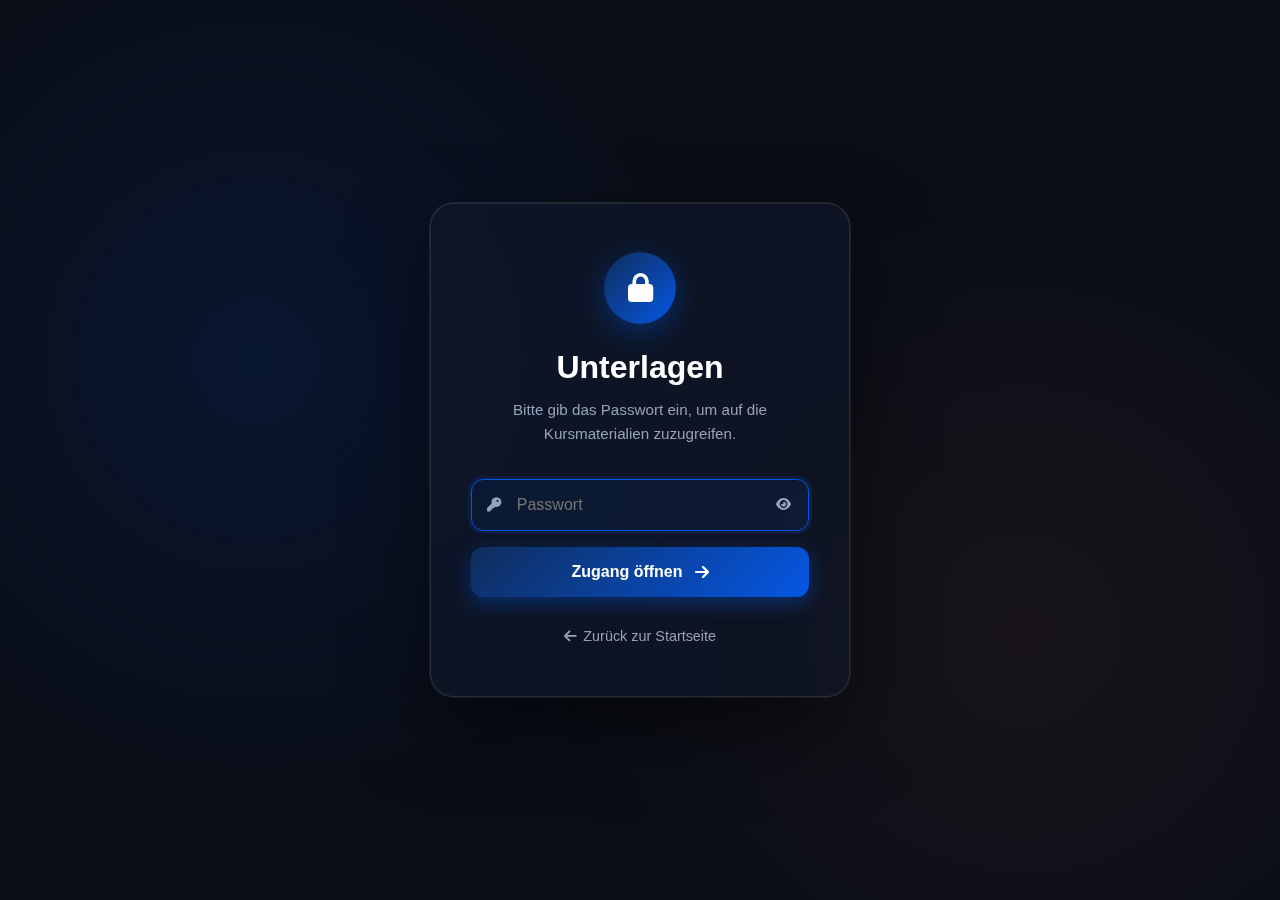
<file: docs/index.html>
<!DOCTYPE html>
<html lang="de">

<head>
    <meta charset="UTF-8">
    <meta name="viewport" content="width=device-width, initial-scale=1.0">
    <title>LML-MED | Unterlagen</title>
    <meta name="robots" content="noindex, nofollow">
    <!-- Block search engines from indexing this private page -->
    <meta http-equiv="Content-Security-Policy"
        content="default-src 'self'; style-src 'self' https://fonts.googleapis.com https://cdnjs.cloudflare.com 'unsafe-inline'; font-src 'self' https://fonts.gstatic.com https://cdnjs.cloudflare.com; script-src 'self' 'unsafe-inline'; img-src 'self' data:; frame-ancestors 'none';">
    <meta name="referrer" content="no-referrer">
    <link rel="preconnect" href="https://fonts.googleapis.com">
    <link rel="preconnect" href="https://fonts.gstatic.com" crossorigin>
    <link
        href="https://fonts.googleapis.com/css2?family=Outfit:wght@300;400;600;800&family=Inter:wght@300;400;500;700&display=swap"
        rel="stylesheet">
    <link rel="stylesheet" href="https://cdnjs.cloudflare.com/ajax/libs/font-awesome/6.4.0/css/all.min.css">
    <link rel="stylesheet" href="docs.css">
</head>

<body>
    <div class="mesh-background"></div>

    <!-- ===== LOGIN SCREEN ===== -->
    <div id="login-screen" class="login-screen">
        <div class="login-card glass-panel">
            <div class="login-logo">
                <i class="fa-solid fa-lock"></i>
            </div>
            <h1>Unterlagen</h1>
            <p class="login-subtitle">Bitte gib das Passwort ein, um auf die Kursmaterialien zuzugreifen.</p>
            <form id="login-form" autocomplete="off">
                <div class="input-group">
                    <i class="fa-solid fa-key input-icon"></i>
                    <input type="password" id="password-input" placeholder="Passwort" autocomplete="new-password"
                        autofocus>
                    <button type="button" id="toggle-pw" tabindex="-1" aria-label="Passwort anzeigen">
                        <i class="fa-solid fa-eye"></i>
                    </button>
                </div>
                <div id="login-error" class="login-error hidden">
                    <i class="fa-solid fa-triangle-exclamation"></i> Falsches Passwort
                </div>
                <button type="submit" class="btn-login" id="login-btn">
                    <span>Zugang öffnen</span>
                    <i class="fa-solid fa-arrow-right"></i>
                </button>
            </form>
            <a href="../index.html" class="back-link"><i class="fa-solid fa-arrow-left"></i> Zurück zur Startseite</a>
        </div>
    </div>

    <!-- ===== DOCS SCREEN (hidden until login) ===== -->
    <div id="docs-screen" class="docs-screen hidden">

        <!-- Navbar -->
        <nav class="docs-navbar">
            <a href="../index.html" class="docs-logo">
                <i class="fa-solid fa-arrow-left"></i>
                <span>LML-MED</span>
            </a>
            <h2 class="docs-nav-title"><i class="fa-solid fa-folder-open"></i> Kursunterlagen</h2>
            <button id="logout-btn" class="btn-logout" title="Abmelden">
                <i class="fa-solid fa-right-from-bracket"></i> Abmelden
            </button>
        </nav>

        <!-- Content -->
        <main class="docs-main">
            <header class="docs-header">
                <h1>Kursformat-Unterlagen</h1>
                <p>Wähle ein Kursformat, um die zugehörigen Materialien zu öffnen.</p>
            </header>

            <div class="tile-grid">
                <!-- Tile 1: FLRS -->
                <a href="flrs.html" class="tile" id="tile-flrs">
                    <div class="tile-icon">
                        <i class="fa-solid fa-truck-medical"></i>
                    </div>
                    <div class="tile-body">
                        <h2>Fachlehrgang für angehende Rettungssanitäter</h2>
                        <p>Alle Unterlagen zum FLRS – strukturiert nach Unterrichtstagen.</p>
                    </div>
                    <div class="tile-arrow"><i class="fa-solid fa-arrow-right"></i></div>
                    <div class="tile-glow"></div>
                </a>

                <!-- Tile 2: ERC ALS -->
                <a href="erc-als.html" class="tile" id="tile-erc">
                    <div class="tile-icon tile-icon--erc">
                        <i class="fa-solid fa-heart-pulse"></i>
                    </div>
                    <div class="tile-body">
                        <h2>ERC ALS</h2>
                        <p>European Resuscitation Council – Advanced Life Support Kursunterlagen.</p>
                    </div>
                    <div class="tile-arrow"><i class="fa-solid fa-arrow-right"></i></div>
                    <div class="tile-glow tile-glow--erc"></div>
                </a>

                <!-- Tile 3: Feuerwehr -->
                <a href="feuerwehr.html" class="tile" id="tile-fw">
                    <div class="tile-icon tile-icon--fw">
                        <i class="fa-solid fa-fire-extinguisher"></i>
                    </div>
                    <div class="tile-body">
                        <h2>Feuerwehr</h2>
                        <p>Unterlagen und Präsentationen für Feuerwehr-Fortbildungen.</p>
                    </div>
                    <div class="tile-arrow"><i class="fa-solid fa-arrow-right"></i></div>
                    <div class="tile-glow tile-glow--fw"></div>
                </a>
            </div>
        </main>
    </div>

    <script>
        // ── Security: hash the password so it's never stored in plain text ──
        // SHA-256 of "commotio"
        const PASSWORD_HASH = '4b10104e1e01cf566a0efa723094d5d238a6cabd98d062ef04428ed860c3ba27';
        const SESSION_KEY = 'lmlmed_docs_auth';

        async function sha256(message) {
            const msgBuffer = new TextEncoder().encode(message);
            const hashBuffer = await crypto.subtle.digest('SHA-256', msgBuffer);
            const hashArray = Array.from(new Uint8Array(hashBuffer));
            return hashArray.map(b => b.toString(16).padStart(2, '0')).join('');
        }

        async function checkPassword(input) {
            const hash = await sha256(input);
            return hash === PASSWORD_HASH;
        }

        function showDocs() {
            document.getElementById('login-screen').classList.add('hidden');
            document.getElementById('docs-screen').classList.remove('hidden');
        }

        function logout() {
            sessionStorage.removeItem(SESSION_KEY);
            document.getElementById('docs-screen').classList.add('hidden');
            document.getElementById('login-screen').classList.remove('hidden');
            document.getElementById('password-input').value = '';
        }

        // Check existing session
        if (sessionStorage.getItem(SESSION_KEY) === '1') {
            showDocs();
        }

        // Form submit
        document.getElementById('login-form').addEventListener('submit', async (e) => {
            e.preventDefault();
            const btn = document.getElementById('login-btn');
            const errEl = document.getElementById('login-error');
            const pw = document.getElementById('password-input').value;

            btn.disabled = true;
            btn.querySelector('span').textContent = 'Prüfe…';

            const ok = await checkPassword(pw);
            if (ok) {
                sessionStorage.setItem(SESSION_KEY, '1');
                errEl.classList.add('hidden');
                showDocs();
            } else {
                errEl.classList.remove('hidden');
                document.getElementById('password-input').value = '';
                document.getElementById('password-input').focus();
            }

            btn.disabled = false;
            btn.querySelector('span').textContent = 'Zugang öffnen';
        });

        // Logout
        document.getElementById('logout-btn').addEventListener('click', logout);

        // Toggle password visibility
        document.getElementById('toggle-pw').addEventListener('click', () => {
            const inp = document.getElementById('password-input');
            const icon = document.querySelector('#toggle-pw i');
            if (inp.type === 'password') {
                inp.type = 'text';
                icon.className = 'fa-solid fa-eye-slash';
            } else {
                inp.type = 'password';
                icon.className = 'fa-solid fa-eye';
            }
        });
    </script>
</body>

</html>
</file>
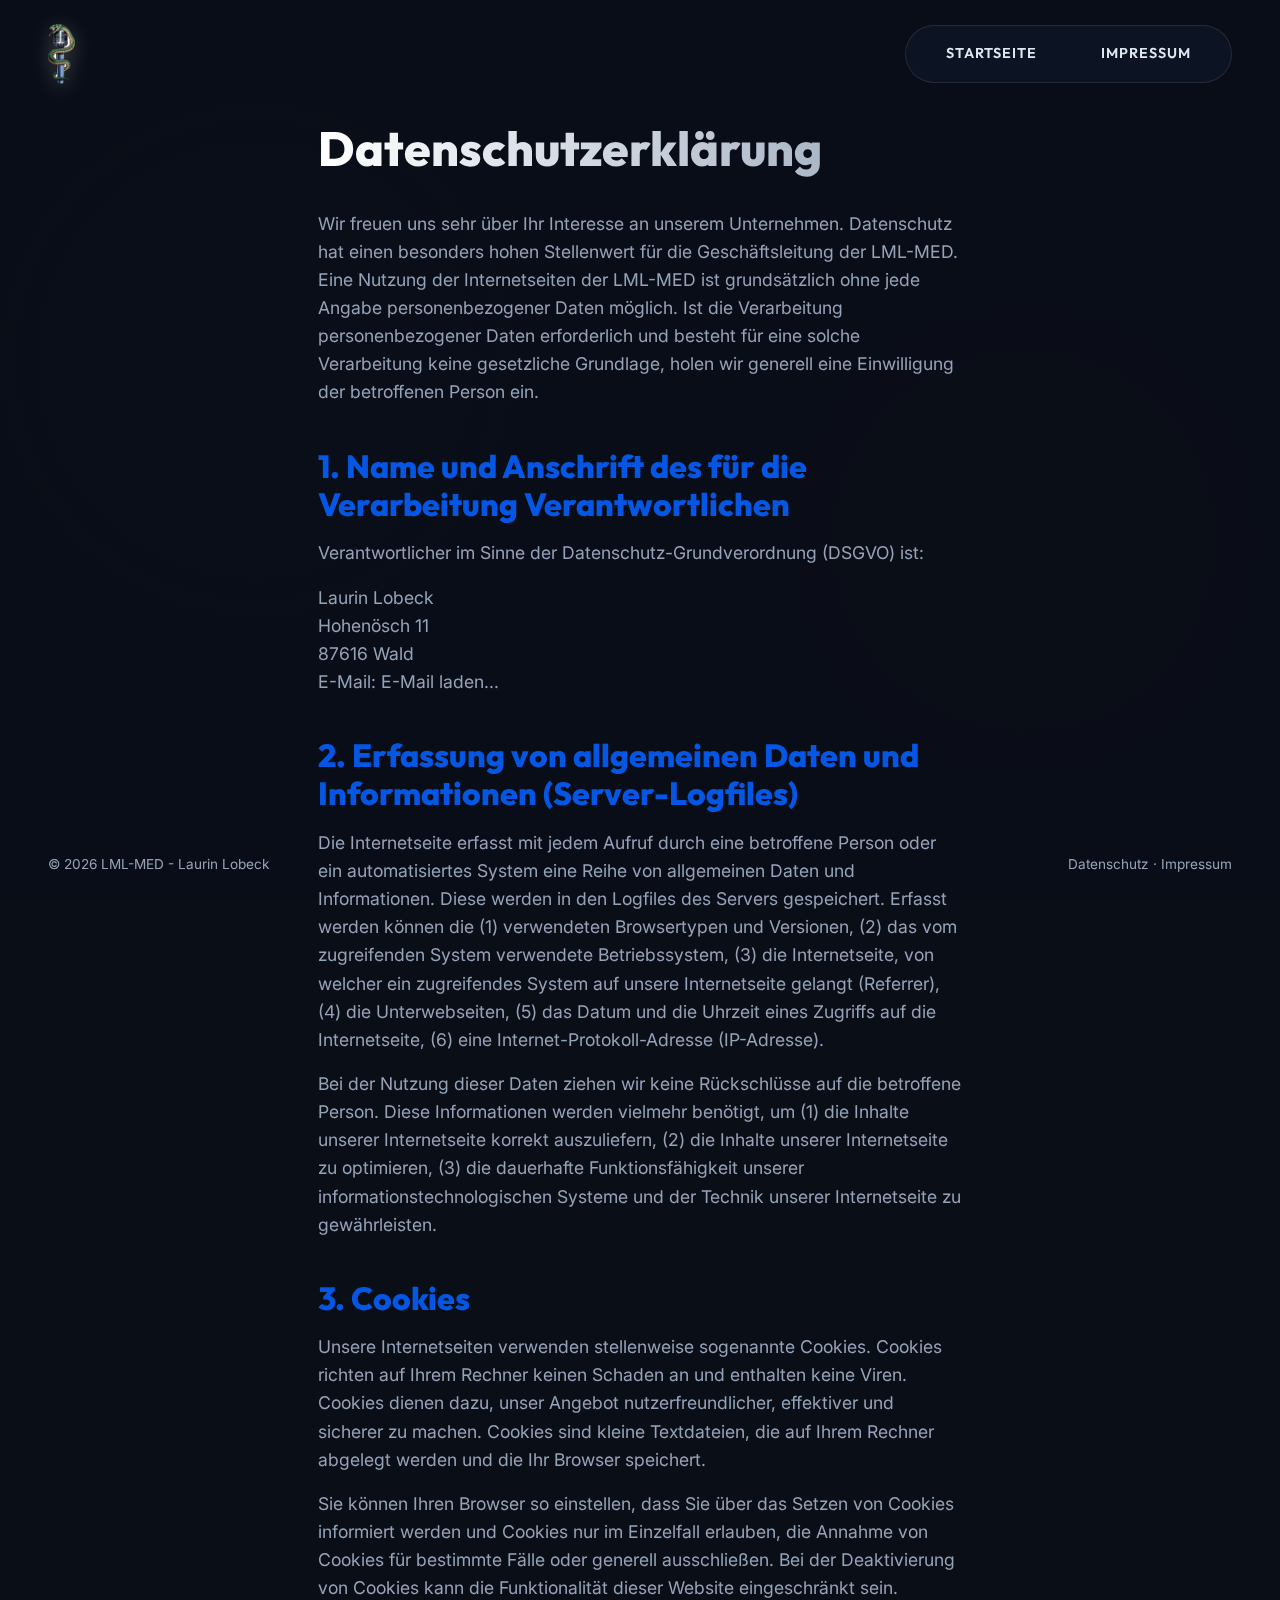
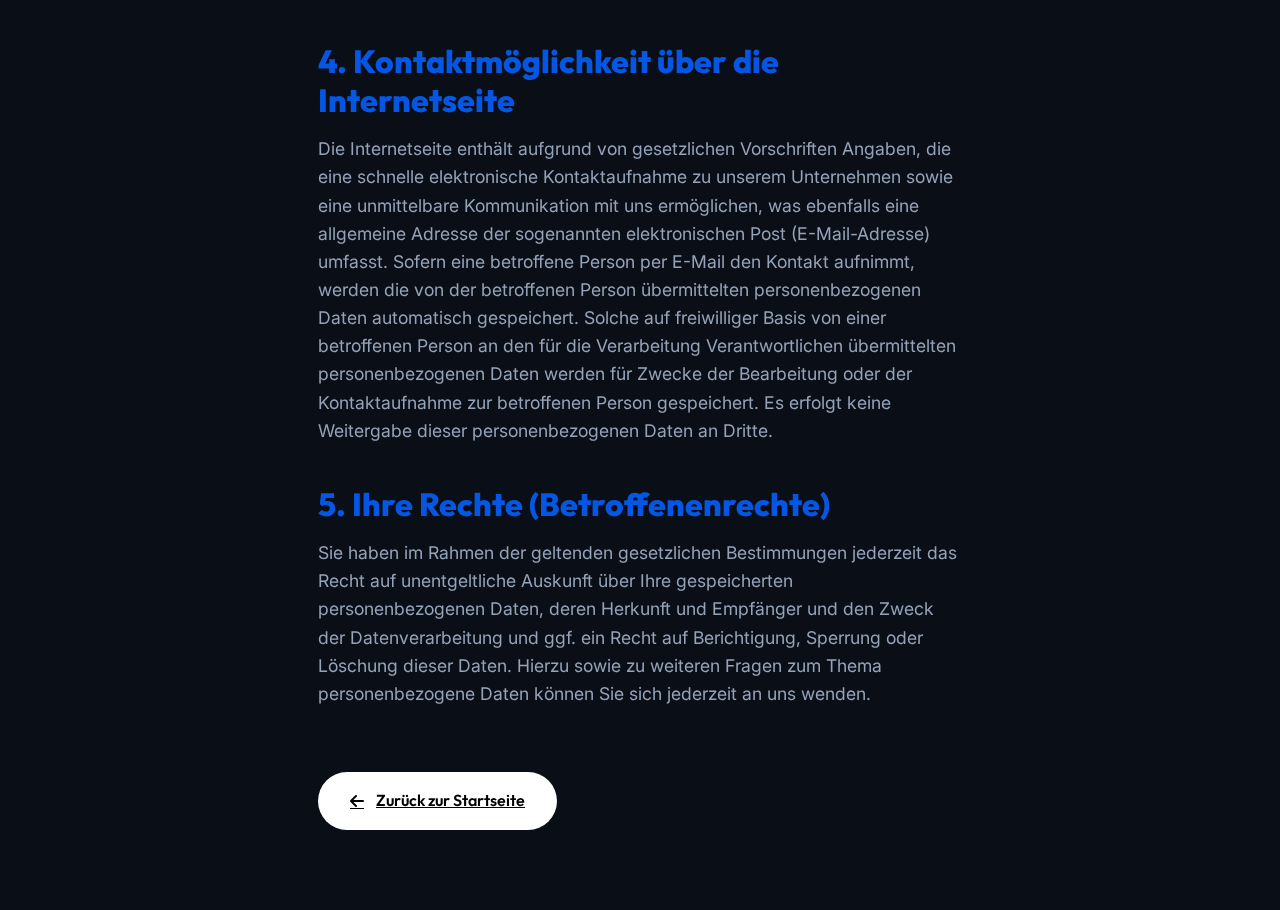
<file: datenschutz.html>
<!DOCTYPE html>
<html lang="de">

<head>
    <meta charset="UTF-8">
    <meta name="viewport" content="width=device-width, initial-scale=1.0">
    <title>Datenschutzerklärung | LML-MED – Laurin Lobeck</title>
    <meta name="description"
        content="Datenschutzerklärung von LML-MED (Laurin Lobeck). Informationen zur Verarbeitung personenbezogener Daten gemäß DSGVO.">
    <meta name="robots" content="index, follow">
    <meta name="author" content="Laurin Lobeck">
    <link rel="canonical" href="https://lml-med.de/datenschutz.html">
    <meta property="og:type" content="website">
    <meta property="og:title" content="Datenschutzerklärung | LML-MED">
    <meta property="og:url" content="https://lml-med.de/datenschutz.html">
    <meta property="og:locale" content="de_DE">
    <link rel="icon" type="image/png" href="assets/favicon.png">
    <link rel="preconnect" href="https://fonts.googleapis.com">
    <link rel="preconnect" href="https://fonts.gstatic.com" crossorigin>
    <link
        href="https://fonts.googleapis.com/css2?family=Outfit:wght@300;400;600;800&family=Inter:wght@300;400;500;700&display=swap"
        rel="stylesheet">
    <link rel="stylesheet" href="https://cdnjs.cloudflare.com/ajax/libs/font-awesome/6.4.0/css/all.min.css">
    <link rel="stylesheet" href="style.css">

    <style>
        .page-content {
            padding: 120px 10% 80px 10%;
            max-width: 900px;
            margin: 0 auto;
            position: relative;
            z-index: 10;
        }

        .page-content h1 {
            font-size: 3rem;
            margin-bottom: 2rem;
            background: linear-gradient(to right, #fff, var(--clr-text-muted));
            -webkit-background-clip: text;
            background-clip: text;
            -webkit-text-fill-color: transparent;
        }

        .page-content h2 {
            font-size: 2rem;
            margin-top: 2.5rem;
            margin-bottom: 1rem;
            color: var(--clr-pod-primary);
        }

        .page-content h3 {
            font-size: 1.5rem;
            margin-top: 1.5rem;
            margin-bottom: 0.5rem;
            color: #fff;
        }

        .page-content p,
        .page-content ul {
            color: var(--clr-text-muted);
            margin-bottom: 1rem;
            font-size: 1.1rem;
        }

        .page-content ul {
            padding-left: 2rem;
        }

        .page-bg {
            position: fixed;
            inset: 0;
            background: rgba(10, 14, 23, 0.95);
            z-index: 1;
        }
    </style>
</head>

<body>
    <div class="mesh-background"></div>
    <div class="page-bg"></div>

    <nav class="navbar">
        <a href="index.html" class="logo"><img src="assets/aeskulap_mic_.png" alt="LML-MED Logo"></a>
        <div class="nav-links">
            <a href="index.html">Startseite</a>
            <a href="impressum.html">Impressum</a>
        </div>
    </nav>

    <main class="page-content">
        <h1>Datenschutzerklärung</h1>
        <p>Wir freuen uns sehr über Ihr Interesse an unserem Unternehmen. Datenschutz hat einen besonders hohen
            Stellenwert für die Geschäftsleitung der LML-MED. Eine Nutzung der Internetseiten der LML-MED ist
            grundsätzlich ohne jede Angabe personenbezogener Daten möglich. Ist die Verarbeitung personenbezogener Daten
            erforderlich und besteht für eine solche Verarbeitung keine gesetzliche Grundlage, holen wir generell eine
            Einwilligung der betroffenen Person ein.</p>

        <h2>1. Name und Anschrift des für die Verarbeitung Verantwortlichen</h2>
        <p>Verantwortlicher im Sinne der Datenschutz-Grundverordnung (DSGVO) ist:</p>
        <p>
            Laurin Lobeck<br>
            Hohenösch 11<br>
            87616 Wald<br>
            E-Mail: <span class="protected-email" data-u="info" data-d="lml-med.de">E-Mail laden...</span>
        </p>

        <h2>2. Erfassung von allgemeinen Daten und Informationen (Server-Logfiles)</h2>
        <p>Die Internetseite erfasst mit jedem Aufruf durch eine betroffene Person oder ein automatisiertes System eine
            Reihe von allgemeinen Daten und Informationen. Diese werden in den Logfiles des Servers gespeichert. Erfasst
            werden können die (1) verwendeten Browsertypen und Versionen, (2) das vom zugreifenden System verwendete
            Betriebssystem, (3) die Internetseite, von welcher ein zugreifendes System auf unsere Internetseite gelangt
            (Referrer), (4) die Unterwebseiten, (5) das Datum und die Uhrzeit eines Zugriffs auf die Internetseite, (6)
            eine Internet-Protokoll-Adresse (IP-Adresse).</p>
        <p>Bei der Nutzung dieser Daten ziehen wir keine Rückschlüsse auf die betroffene Person. Diese Informationen
            werden vielmehr benötigt, um (1) die Inhalte unserer Internetseite korrekt auszuliefern, (2) die Inhalte
            unserer Internetseite zu optimieren, (3) die dauerhafte Funktionsfähigkeit unserer
            informationstechnologischen Systeme und der Technik unserer Internetseite zu gewährleisten.</p>

        <h2>3. Cookies</h2>
        <p>Unsere Internetseiten verwenden stellenweise sogenannte Cookies. Cookies richten auf Ihrem Rechner keinen
            Schaden an und enthalten keine Viren. Cookies dienen dazu, unser Angebot nutzerfreundlicher, effektiver und
            sicherer zu machen. Cookies sind kleine Textdateien, die auf Ihrem Rechner abgelegt werden und die Ihr
            Browser speichert.</p>
        <p>Sie können Ihren Browser so einstellen, dass Sie über das Setzen von Cookies informiert werden und Cookies
            nur im Einzelfall erlauben, die Annahme von Cookies für bestimmte Fälle oder generell ausschließen. Bei der
            Deaktivierung von Cookies kann die Funktionalität dieser Website eingeschränkt sein.</p>

        <h2>4. Kontaktmöglichkeit über die Internetseite</h2>
        <p>Die Internetseite enthält aufgrund von gesetzlichen Vorschriften Angaben, die eine schnelle elektronische
            Kontaktaufnahme zu unserem Unternehmen sowie eine unmittelbare Kommunikation mit uns ermöglichen, was
            ebenfalls eine allgemeine Adresse der sogenannten elektronischen Post (E-Mail-Adresse) umfasst. Sofern eine
            betroffene Person per E-Mail den Kontakt aufnimmt, werden die von der betroffenen Person übermittelten
            personenbezogenen Daten automatisch gespeichert. Solche auf freiwilliger Basis von einer betroffenen Person
            an den für die Verarbeitung Verantwortlichen übermittelten personenbezogenen Daten werden für Zwecke der
            Bearbeitung oder der Kontaktaufnahme zur betroffenen Person gespeichert. Es erfolgt keine Weitergabe dieser
            personenbezogenen Daten an Dritte.</p>

        <h2>5. Ihre Rechte (Betroffenenrechte)</h2>
        <p>Sie haben im Rahmen der geltenden gesetzlichen Bestimmungen jederzeit das Recht auf unentgeltliche Auskunft
            über Ihre gespeicherten personenbezogenen Daten, deren Herkunft und Empfänger und den Zweck der
            Datenverarbeitung und ggf. ein Recht auf Berichtigung, Sperrung oder Löschung dieser Daten. Hierzu sowie zu
            weiteren Fragen zum Thema personenbezogene Daten können Sie sich jederzeit an uns wenden.</p>

        <a href="index.html" class="btn btn-secondary" style="margin-top: 3rem;"><i class="fa-solid fa-arrow-left"></i>
            Zurück zur Startseite</a>
    </main>

    <footer id="impressum">
        <div class="footer-content">
            <div>&copy; 2026 LML-MED - Laurin Lobeck</div>
            <div class="footer-links">
                <a href="datenschutz.html">Datenschutz</a> &middot;
                <a href="impressum.html">Impressum</a>
            </div>
        </div>
    </footer>
    <script src="app.js"></script>
</body>

</html>
</file>
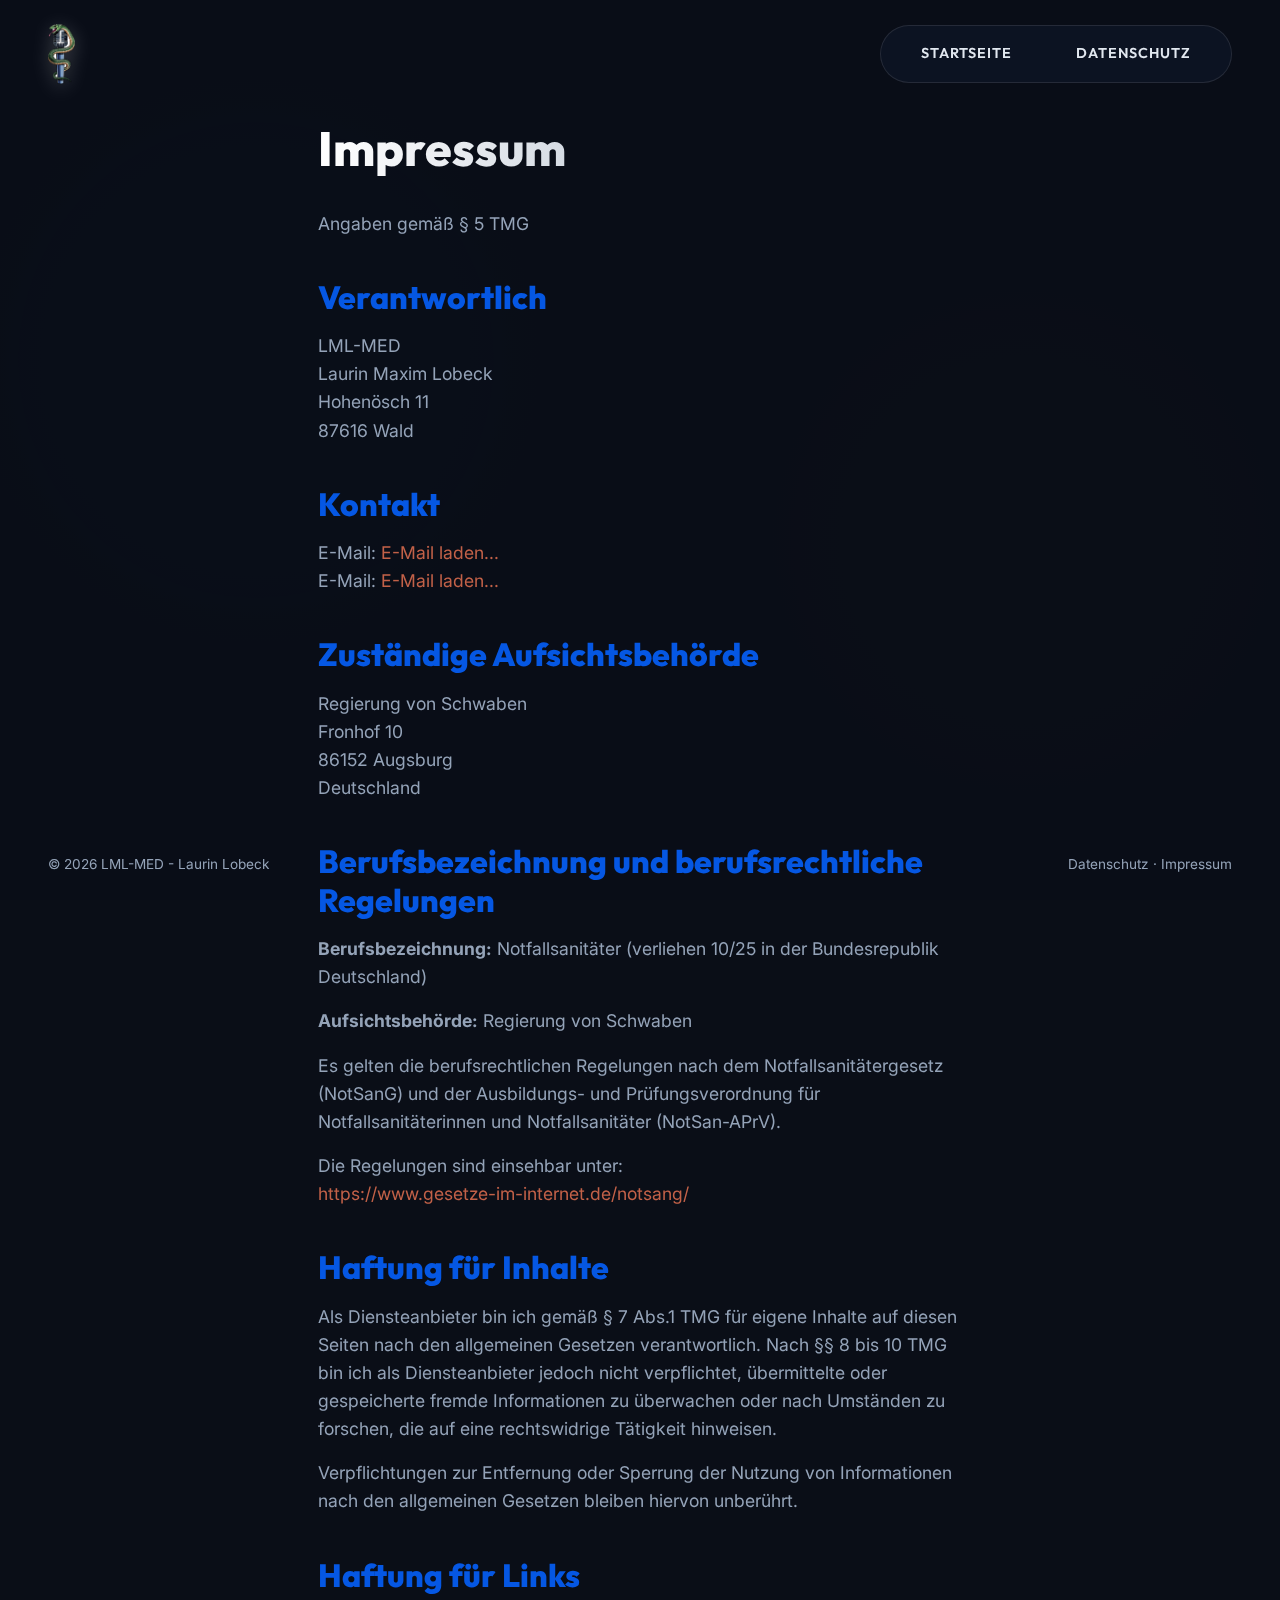
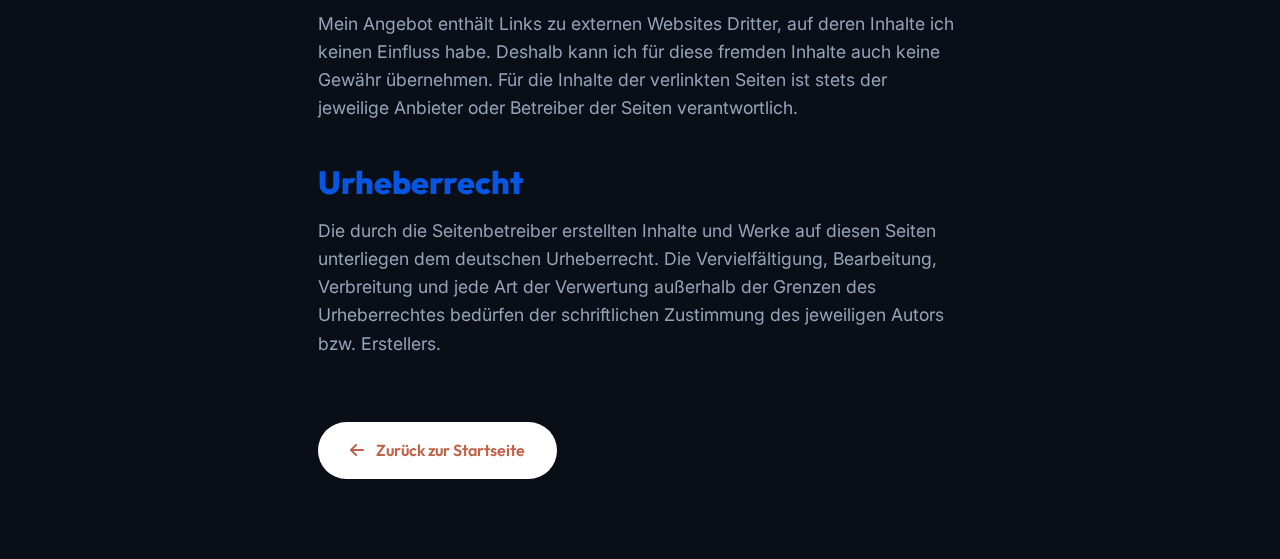
<file: impressum.html>
<!DOCTYPE html>
<html lang="de">

<head>
    <meta charset="UTF-8">
    <meta name="viewport" content="width=device-width, initial-scale=1.0">
    <title>Impressum | LML-MED – Laurin Lobeck</title>
    <meta name="description"
        content="Impressum von LML-MED. Angaben gemäß § 5 TMG – Laurin Maxim Lobeck, Notfallsanitäter und Dozent für Notfallmedizin.">
    <meta name="robots" content="index, follow">
    <meta name="author" content="Laurin Lobeck">
    <link rel="canonical" href="https://lml-med.de/impressum.html">
    <meta property="og:type" content="website">
    <meta property="og:title" content="Impressum | LML-MED">
    <meta property="og:url" content="https://lml-med.de/impressum.html">
    <meta property="og:locale" content="de_DE">
    <link rel="icon" type="image/png" href="assets/favicon.png">
    <link rel="preconnect" href="https://fonts.googleapis.com">
    <link rel="preconnect" href="https://fonts.gstatic.com" crossorigin>
    <link
        href="https://fonts.googleapis.com/css2?family=Outfit:wght@300;400;600;800&family=Inter:wght@300;400;500;700&display=swap"
        rel="stylesheet">
    <link rel="stylesheet" href="https://cdnjs.cloudflare.com/ajax/libs/font-awesome/6.4.0/css/all.min.css">
    <link rel="stylesheet" href="style.css">

    <style>
        .page-content {
            padding: 120px 10% 80px 10%;
            max-width: 900px;
            margin: 0 auto;
            position: relative;
            z-index: 10;
        }

        .page-content h1 {
            font-size: 3rem;
            margin-bottom: 2rem;
            background: linear-gradient(to right, #fff, var(--clr-text-muted));
            -webkit-background-clip: text;
            background-clip: text;
            -webkit-text-fill-color: transparent;
        }

        .page-content h2 {
            font-size: 2rem;
            margin-top: 2.5rem;
            margin-bottom: 1rem;
            color: var(--clr-pod-primary);
        }

        .page-content h3 {
            font-size: 1.5rem;
            margin-top: 1.5rem;
            margin-bottom: 0.5rem;
            color: #fff;
        }

        .page-content p,
        .page-content ul {
            color: var(--clr-text-muted);
            margin-bottom: 1rem;
            font-size: 1.1rem;
        }

        .page-content ul {
            padding-left: 2rem;
        }

        .page-content a {
            color: var(--clr-doz-primary);
            text-decoration: none;
            transition: var(--transition-fast);
        }

        .page-content a:hover {
            color: #fff;
            text-decoration: underline;
        }

        .page-bg {
            position: fixed;
            inset: 0;
            background: rgba(10, 14, 23, 0.95);
            z-index: 1;
        }
    </style>
</head>

<body>
    <div class="mesh-background"></div>
    <div class="page-bg"></div>

    <nav class="navbar">
        <a href="index.html" class="logo"><img src="assets/aeskulap_mic_.png" alt="LML-MED Logo"></a>
        <div class="nav-links">
            <a href="index.html">Startseite</a>
            <a href="datenschutz.html">Datenschutz</a>
        </div>
    </nav>

    <main class="page-content">
        <h1>Impressum</h1>
        <p>Angaben gemäß § 5 TMG</p>

        <h2>Verantwortlich</h2>
        <p>
            LML-MED<br>
            Laurin Maxim Lobeck<br>
            Hohenösch 11<br>
            87616 Wald<br>
        </p>

        <h2>Kontakt</h2>
        <p>
            E-Mail: <a href="#" class="protected-email" data-u="podcast" data-d="lml-med.de">E-Mail laden...</a><br>
            E-Mail: <a href="#" class="protected-email" data-u="info" data-d="lml-med.de">E-Mail laden...</a>
        </p>

        <h2>Zuständige Aufsichtsbehörde</h2>
        <p>
            Regierung von Schwaben<br>
            Fronhof 10<br>
            86152 Augsburg<br>
            Deutschland
        </p>

        <h2>Berufsbezeichnung und berufsrechtliche Regelungen</h2>
        <p><strong>Berufsbezeichnung:</strong> Notfallsanitäter (verliehen 10/25 in der Bundesrepublik Deutschland)</p>
        <p><strong>Aufsichtsbehörde:</strong> Regierung von Schwaben</p>
        <p>Es gelten die berufsrechtlichen Regelungen nach dem Notfallsanitätergesetz (NotSanG) und der Ausbildungs- und
            Prüfungsverordnung für Notfallsanitäterinnen und Notfallsanitäter (NotSan-APrV).</p>
        <p>Die Regelungen sind einsehbar unter:<br>
            <a href="https://www.gesetze-im-internet.de/notsang/"
                target="_blank">https://www.gesetze-im-internet.de/notsang/</a>
        </p>

        <h2>Haftung für Inhalte</h2>
        <p>Als Diensteanbieter bin ich gemäß § 7 Abs.1 TMG für eigene Inhalte auf diesen Seiten nach den allgemeinen
            Gesetzen verantwortlich. Nach §§ 8 bis 10 TMG bin ich als Diensteanbieter jedoch nicht verpflichtet,
            übermittelte oder gespeicherte fremde Informationen zu überwachen oder nach Umständen zu forschen, die auf
            eine rechtswidrige Tätigkeit hinweisen.</p>
        <p>Verpflichtungen zur Entfernung oder Sperrung der Nutzung von Informationen nach den allgemeinen Gesetzen
            bleiben hiervon unberührt.</p>

        <h2>Haftung für Links</h2>
        <p>Mein Angebot enthält Links zu externen Websites Dritter, auf deren Inhalte ich keinen Einfluss habe. Deshalb
            kann ich für diese fremden Inhalte auch keine Gewähr übernehmen. Für die Inhalte der verlinkten Seiten ist
            stets der jeweilige Anbieter oder Betreiber der Seiten verantwortlich.</p>

        <h2>Urheberrecht</h2>
        <p>Die durch die Seitenbetreiber erstellten Inhalte und Werke auf diesen Seiten unterliegen dem deutschen
            Urheberrecht. Die Vervielfältigung, Bearbeitung, Verbreitung und jede Art der Verwertung außerhalb der
            Grenzen des Urheberrechtes bedürfen der schriftlichen Zustimmung des jeweiligen Autors bzw. Erstellers.</p>

        <a href="index.html" class="btn btn-secondary" style="margin-top: 3rem;"><i class="fa-solid fa-arrow-left"></i>
            Zurück zur Startseite</a>
    </main>

    <footer id="impressum">
        <div class="footer-content">
            <div>&copy; 2026 LML-MED - Laurin Lobeck</div>
            <div class="footer-links">
                <a href="datenschutz.html">Datenschutz</a> &middot;
                <a href="impressum.html">Impressum</a>
            </div>
        </div>
    </footer>
    <script src="app.js"></script>
</body>

</html>
</file>
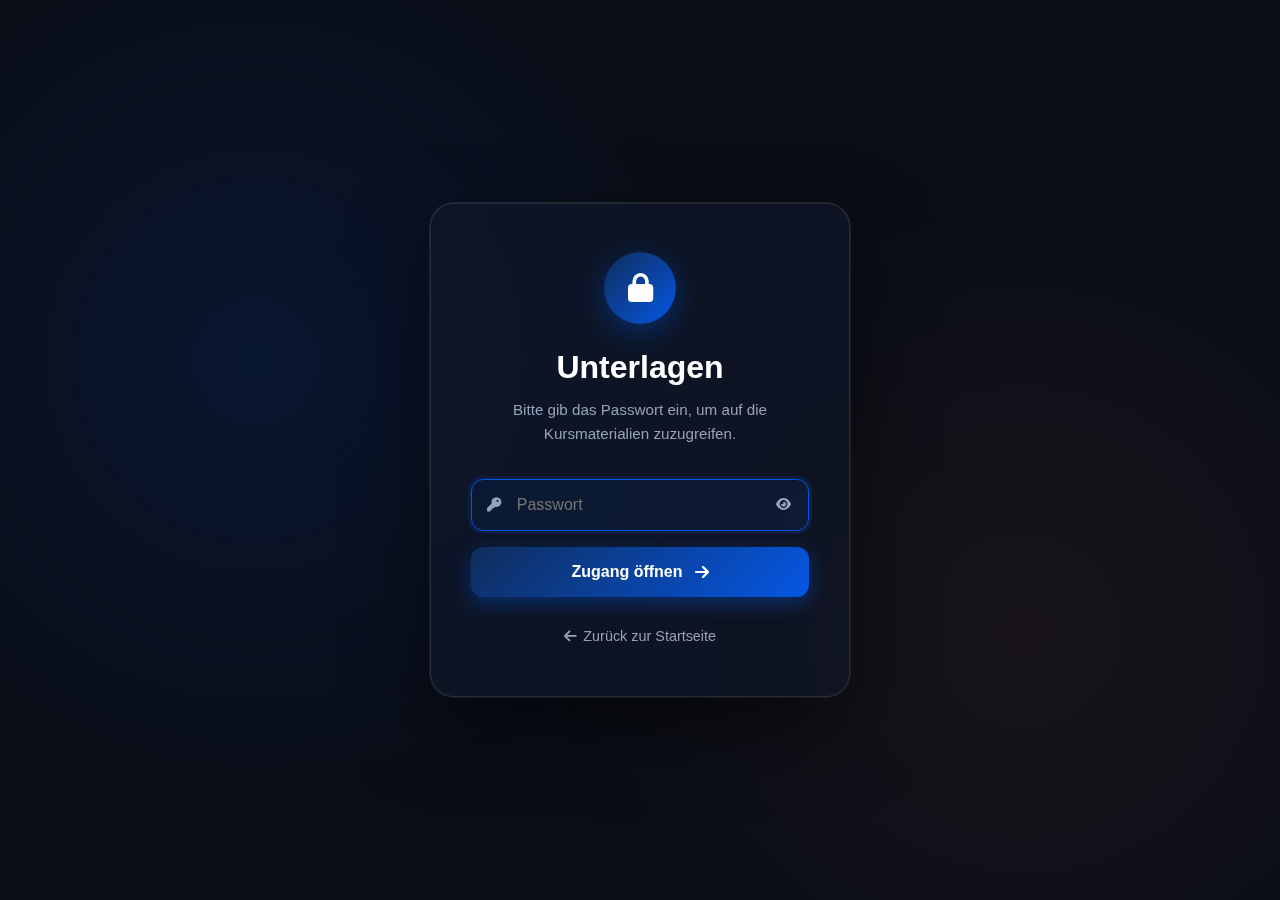
<file: docs/erc-als.html>
<!DOCTYPE html>
<html lang="de">

<head>
    <meta charset="UTF-8">
    <meta name="viewport" content="width=device-width, initial-scale=1.0">
    <title>LML-MED | ERC ALS Unterlagen</title>
    <meta name="robots" content="noindex, nofollow">
    <meta http-equiv="Content-Security-Policy"
        content="default-src 'self'; style-src 'self' https://fonts.googleapis.com https://cdnjs.cloudflare.com 'unsafe-inline'; font-src 'self' https://fonts.gstatic.com https://cdnjs.cloudflare.com; script-src 'self' 'unsafe-inline'; img-src 'self' data:; frame-ancestors 'none';">
    <meta name="referrer" content="no-referrer">
    <link rel="preconnect" href="https://fonts.googleapis.com">
    <link rel="preconnect" href="https://fonts.gstatic.com" crossorigin>
    <link
        href="https://fonts.googleapis.com/css2?family=Outfit:wght@300;400;600;800&family=Inter:wght@300;400;500;700&display=swap"
        rel="stylesheet">
    <link rel="stylesheet" href="https://cdnjs.cloudflare.com/ajax/libs/font-awesome/6.4.0/css/all.min.css">
    <link rel="stylesheet" href="docs.css">
    <script>
        if (sessionStorage.getItem('lmlmed_docs_auth') !== '1') {
            window.location.replace('index.html');
        }
    </script>
</head>

<body>
    <div class="mesh-background"></div>

    <nav class="docs-navbar">
        <a href="index.html" class="docs-logo">
            <i class="fa-solid fa-arrow-left"></i>
            <span>Übersicht</span>
        </a>
        <h2 class="docs-nav-title"><i class="fa-solid fa-heart-pulse"></i> ERC ALS</h2>
        <button id="logout-btn" class="btn-logout">
            <i class="fa-solid fa-right-from-bracket"></i> Abmelden
        </button>
    </nav>

    <main class="docs-main">
        <a href="index.html" class="btn-back-docs"><i class="fa-solid fa-arrow-left"></i> Zurück zur Übersicht</a>

        <div class="course-header">
            <div class="course-header-icon"
                style="background: linear-gradient(135deg, #7a1a1a, #e05c5c); box-shadow: 0 6px 20px rgba(224,92,92,0.35);">
                <i class="fa-solid fa-heart-pulse"></i>
            </div>
            <div class="course-header-text">
                <h1>ERC ALS</h1>
                <p>European Resuscitation Council – Advanced Life Support Kursunterlagen.</p>
            </div>
        </div>

        <div class="course-table-wrapper glass-panel" style="padding: 0;">
            <table class="course-table">
                <thead>
                    <tr>
                        <th style="width: 180px;"><i class="fa-solid fa-bookmark"
                                style="margin-right:0.5rem; opacity:0.7;"></i>Thema / Einheit</th>
                        <th><i class="fa-solid fa-file-powerpoint"
                                style="margin-right:0.5rem; opacity:0.7;"></i>Unterlagen / Datei</th>
                    </tr>
                </thead>
                <tbody id="erc-table-body"></tbody>
            </table>
        </div>

        <p class="upload-note">
            <i class="fa-solid fa-circle-info"></i>
            Dateien in <strong>docs/files/erc-als/</strong> hochladen und Dateinamen in der Konfiguration im Quellcode
            eintragen.
        </p>
    </main>

    <script>
        if (sessionStorage.getItem('lmlmed_docs_auth') !== '1') {
            window.location.replace('index.html');
        }

        document.getElementById('logout-btn').addEventListener('click', () => {
            sessionStorage.removeItem('lmlmed_docs_auth');
            window.location.replace('index.html');
        });

        // ── ERC ALS File Configuration ──
        const ERC_FILES = [
            { label: 'Einheit 1', file: '' },
            { label: 'Einheit 2', file: '' },
            { label: 'Einheit 3', file: '' },
            { label: 'Einheit 4', file: '' },
            { label: 'Einheit 5', file: '' },
            { label: 'Einheit 6', file: '' },
            { label: 'Einheit 7', file: '' },
            { label: 'Einheit 8', file: '' },
            { label: 'Einheit 9', file: '' },
            { label: 'Einheit 10', file: '' },
        ];

        const tbody = document.getElementById('erc-table-body');
        ERC_FILES.forEach(row => {
            const tr = document.createElement('tr');
            const tdLabel = document.createElement('td');
            tdLabel.textContent = row.label;
            tr.appendChild(tdLabel);

            const tdFile = document.createElement('td');
            if (row.file) {
                const ext = row.file.split('.').pop().toLowerCase();
                const iconMap = { pdf: 'fa-file-pdf', pptx: 'fa-file-powerpoint', ppt: 'fa-file-powerpoint', docx: 'fa-file-word', doc: 'fa-file-word' };
                const icon = iconMap[ext] || 'fa-file';
                tdFile.innerHTML = `<a href="files/erc-als/${row.file}" class="file-link" target="_blank" rel="noopener noreferrer"><i class="fa-solid ${icon}"></i> ${row.file}</a>`;
            } else {
                tdFile.innerHTML = '<span class="file-empty"><i class="fa-regular fa-clock"></i> Noch nicht hochgeladen</span>';
            }
            tr.appendChild(tdFile);
            tbody.appendChild(tr);
        });
    </script>
</body>

</html>
</file>
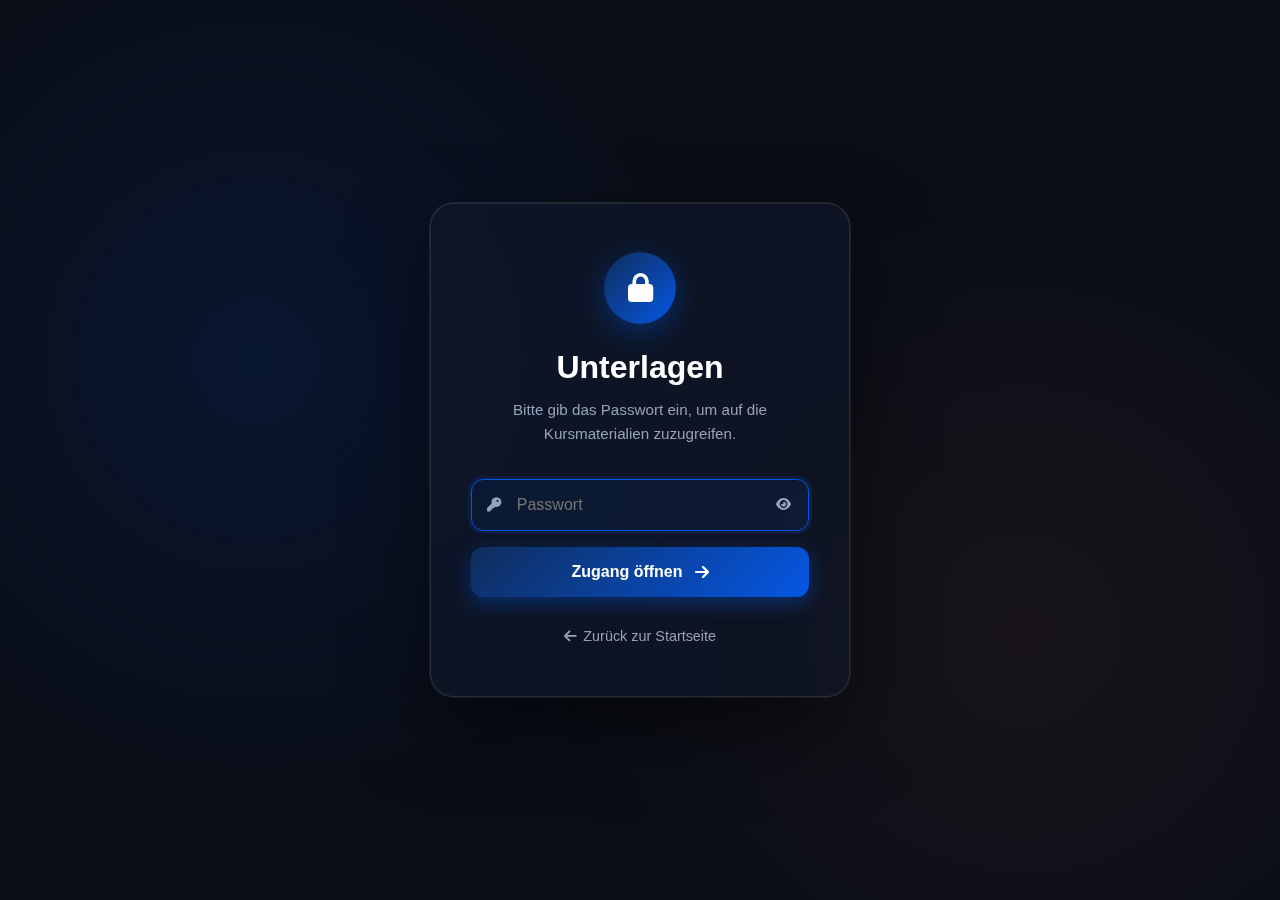
<file: docs/feuerwehr.html>
<!DOCTYPE html>
<html lang="de">

<head>
    <meta charset="UTF-8">
    <meta name="viewport" content="width=device-width, initial-scale=1.0">
    <title>LML-MED | Feuerwehr Unterlagen</title>
    <meta name="robots" content="noindex, nofollow">
    <meta http-equiv="Content-Security-Policy"
        content="default-src 'self'; style-src 'self' https://fonts.googleapis.com https://cdnjs.cloudflare.com 'unsafe-inline'; font-src 'self' https://fonts.gstatic.com https://cdnjs.cloudflare.com; script-src 'self' 'unsafe-inline'; img-src 'self' data:; frame-ancestors 'none';">
    <meta name="referrer" content="no-referrer">
    <link rel="preconnect" href="https://fonts.googleapis.com">
    <link rel="preconnect" href="https://fonts.gstatic.com" crossorigin>
    <link
        href="https://fonts.googleapis.com/css2?family=Outfit:wght@300;400;600;800&family=Inter:wght@300;400;500;700&display=swap"
        rel="stylesheet">
    <link rel="stylesheet" href="https://cdnjs.cloudflare.com/ajax/libs/font-awesome/6.4.0/css/all.min.css">
    <link rel="stylesheet" href="docs.css">
    <script>
        if (sessionStorage.getItem('lmlmed_docs_auth') !== '1') {
            window.location.replace('index.html');
        }
    </script>
</head>

<body>
    <div class="mesh-background"></div>

    <nav class="docs-navbar">
        <a href="index.html" class="docs-logo">
            <i class="fa-solid fa-arrow-left"></i>
            <span>Übersicht</span>
        </a>
        <h2 class="docs-nav-title"><i class="fa-solid fa-fire-extinguisher"></i> Feuerwehr</h2>
        <button id="logout-btn" class="btn-logout">
            <i class="fa-solid fa-right-from-bracket"></i> Abmelden
        </button>
    </nav>

    <main class="docs-main">
        <a href="index.html" class="btn-back-docs"><i class="fa-solid fa-arrow-left"></i> Zurück zur Übersicht</a>

        <div class="course-header">
            <div class="course-header-icon"
                style="background: linear-gradient(135deg, #7a3a0a, #e0883c); box-shadow: 0 6px 20px rgba(224,136,60,0.35);">
                <i class="fa-solid fa-fire-extinguisher"></i>
            </div>
            <div class="course-header-text">
                <h1>Feuerwehr</h1>
                <p>Unterlagen und Präsentationen für Feuerwehr-Fortbildungen.</p>
            </div>
        </div>

        <div class="course-table-wrapper glass-panel" style="padding: 0;">
            <table class="course-table">
                <thead>
                    <tr>
                        <th style="width: 200px;"><i class="fa-solid fa-bookmark"
                                style="margin-right:0.5rem; opacity:0.7;"></i>Thema / Einheit</th>
                        <th><i class="fa-solid fa-file-powerpoint"
                                style="margin-right:0.5rem; opacity:0.7;"></i>Unterlagen / Datei</th>
                    </tr>
                </thead>
                <tbody id="fw-table-body"></tbody>
            </table>
        </div>

        <p class="upload-note">
            <i class="fa-solid fa-circle-info"></i>
            Dateien in <strong>docs/files/feuerwehr/</strong> hochladen und Dateinamen in der Konfiguration im Quellcode
            eintragen.
        </p>
    </main>

    <script>
        if (sessionStorage.getItem('lmlmed_docs_auth') !== '1') {
            window.location.replace('index.html');
        }

        document.getElementById('logout-btn').addEventListener('click', () => {
            sessionStorage.removeItem('lmlmed_docs_auth');
            window.location.replace('index.html');
        });

        // ── Feuerwehr File Configuration ──
        const FW_FILES = [
            { label: 'Einheit 1', file: '' },
            { label: 'Einheit 2', file: '' },
            { label: 'Einheit 3', file: '' },
            { label: 'Einheit 4', file: '' },
            { label: 'Einheit 5', file: '' },
            { label: 'Einheit 6', file: '' },
            { label: 'Einheit 7', file: '' },
            { label: 'Einheit 8', file: '' },
            { label: 'Einheit 9', file: '' },
            { label: 'Einheit 10', file: '' },
        ];

        const tbody = document.getElementById('fw-table-body');
        FW_FILES.forEach(row => {
            const tr = document.createElement('tr');
            const tdLabel = document.createElement('td');
            tdLabel.textContent = row.label;
            tr.appendChild(tdLabel);

            const tdFile = document.createElement('td');
            if (row.file) {
                const ext = row.file.split('.').pop().toLowerCase();
                const iconMap = { pdf: 'fa-file-pdf', pptx: 'fa-file-powerpoint', ppt: 'fa-file-powerpoint', docx: 'fa-file-word', doc: 'fa-file-word' };
                const icon = iconMap[ext] || 'fa-file';
                tdFile.innerHTML = `<a href="files/feuerwehr/${row.file}" class="file-link" target="_blank" rel="noopener noreferrer"><i class="fa-solid ${icon}"></i> ${row.file}</a>`;
            } else {
                tdFile.innerHTML = '<span class="file-empty"><i class="fa-regular fa-clock"></i> Noch nicht hochgeladen</span>';
            }
            tr.appendChild(tdFile);
            tbody.appendChild(tr);
        });
    </script>
</body>

</html>
</file>
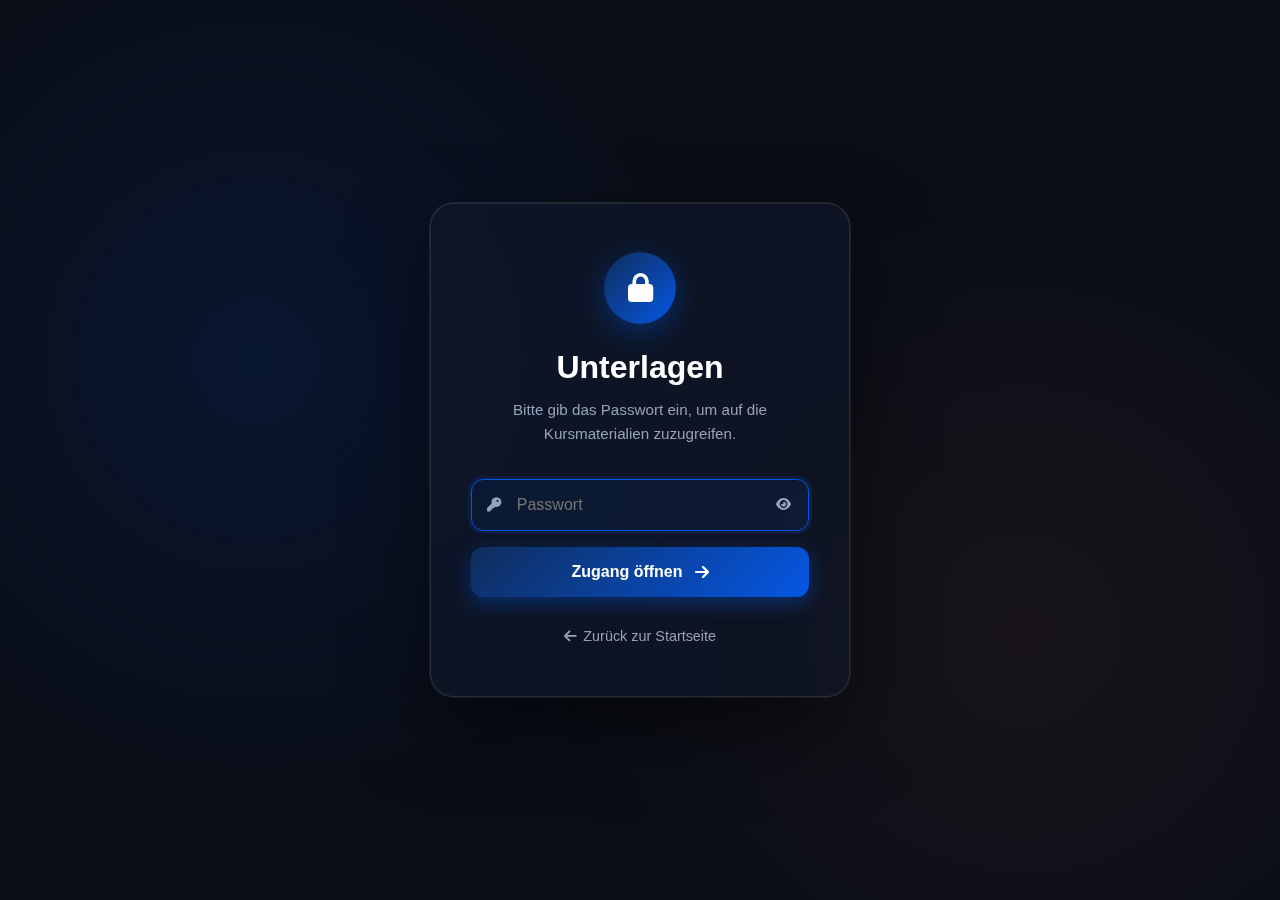
<file: docs/flrs.html>
<!DOCTYPE html>
<html lang="de">

<head>
    <meta charset="UTF-8">
    <meta name="viewport" content="width=device-width, initial-scale=1.0">
    <title>LML-MED | FLRS Unterlagen</title>
    <meta name="robots" content="noindex, nofollow">
    <meta http-equiv="Content-Security-Policy"
        content="default-src 'self'; style-src 'self' https://fonts.googleapis.com https://cdnjs.cloudflare.com 'unsafe-inline'; font-src 'self' https://fonts.gstatic.com https://cdnjs.cloudflare.com; script-src 'self' 'unsafe-inline'; img-src 'self' data:; frame-ancestors 'none';">
    <meta name="referrer" content="no-referrer">
    <link rel="preconnect" href="https://fonts.googleapis.com">
    <link rel="preconnect" href="https://fonts.gstatic.com" crossorigin>
    <link
        href="https://fonts.googleapis.com/css2?family=Outfit:wght@300;400;600;800&family=Inter:wght@300;400;500;700&display=swap"
        rel="stylesheet">
    <link rel="stylesheet" href="https://cdnjs.cloudflare.com/ajax/libs/font-awesome/6.4.0/css/all.min.css">
    <link rel="stylesheet" href="docs.css">
    <!-- Auth Guard: redirect to login if not authenticated -->
    <script>
        if (sessionStorage.getItem('lmlmed_docs_auth') !== '1') {
            window.location.replace('index.html');
        }
    </script>
</head>

<body>
    <div class="mesh-background"></div>

    <!-- Navbar -->
    <nav class="docs-navbar">
        <a href="index.html" class="docs-logo">
            <i class="fa-solid fa-arrow-left"></i>
            <span>Übersicht</span>
        </a>
        <h2 class="docs-nav-title"><i class="fa-solid fa-truck-medical"></i> FLRS</h2>
        <button id="logout-btn" class="btn-logout" title="Abmelden">
            <i class="fa-solid fa-right-from-bracket"></i> Abmelden
        </button>
    </nav>

    <main class="docs-main">
        <a href="index.html" class="btn-back-docs"><i class="fa-solid fa-arrow-left"></i> Zurück zur Übersicht</a>

        <!-- Course Header -->
        <div class="course-header">
            <div class="course-header-icon"
                style="background: linear-gradient(135deg, #0f2d5c, #0557e3); box-shadow: 0 6px 20px rgba(5,87,227,0.4);">
                <i class="fa-solid fa-truck-medical"></i>
            </div>
            <div class="course-header-text">
                <h1>Fachlehrgang für angehende Rettungssanitäter</h1>
                <p>Unterlagen strukturiert nach Unterrichtstagen – klicke einen Dateilink zum Öffnen.</p>
            </div>
        </div>

        <!-- Table -->
        <div class="course-table-wrapper glass-panel" style="padding: 0;">
            <table class="course-table">
                <thead>
                    <tr>
                        <th style="width: 140px;"><i class="fa-solid fa-calendar-day"
                                style="margin-right:0.5rem; opacity:0.7;"></i>Tag</th>
                        <th><i class="fa-solid fa-file-powerpoint"
                                style="margin-right:0.5rem; opacity:0.7;"></i>Unterlagen / Datei</th>
                    </tr>
                </thead>
                <tbody id="flrs-table-body">
                    <!-- Rows generated by JS below -->
                </tbody>
            </table>
        </div>

        <p class="upload-note">
            <i class="fa-solid fa-circle-info"></i>
            Um Dateien hinzuzufügen: Datei in den Ordner <strong>docs/files/flrs/</strong> hochladen und den Dateinamen
            in der Konfiguration unten im Quellcode eintragen.
        </p>
    </main>

    <script>
        // ── Auth guard (double-check) ──
        if (sessionStorage.getItem('lmlmed_docs_auth') !== '1') {
            window.location.replace('index.html');
        }

        document.getElementById('logout-btn').addEventListener('click', () => {
            sessionStorage.removeItem('lmlmed_docs_auth');
            window.location.replace('index.html');
        });

        // ── File configuration ──
        // Edit this array to add files. Leave 'file' as empty string if not yet uploaded.
        // 'label' is the display name, 'file' is the filename in docs/files/flrs/
        const FLRS_FILES = [
            { label: 'Tag 1', file: '' },
            { label: 'Tag 2', file: '' },
            { label: 'Tag 3', file: '03_pp_GESAMT_lmlmed.pdf' },
            { label: 'Tag 4', file: '04_pp_atmung_lmlmed.pdf' },
            { label: 'Tag 5', file: '' },
            { label: 'Tag 6', file: '' },
            { label: 'Tag 7', file: '' },
            { label: 'Tag 8', file: '' },
            { label: 'Tag 9', file: '09_pp_hygiene_lmlmed.pdf' },
            { label: 'Tag 10', file: '' },
            { label: 'Tag 11', file: '' },
            { label: 'Tag 12', file: '' },
            { label: 'Tag 13', file: '' },
            { label: 'Tag 14', file: '' },
            { label: 'Tag 15', file: '' },
            { label: 'Tag 16', file: '' },
            { label: 'Tag 17', file: '' },
            { label: 'Tag 18', file: '' },
            { label: 'Tag 19', file: '' },
            { label: 'Tag 20', file: '' },
        ];

        const tbody = document.getElementById('flrs-table-body');
        FLRS_FILES.forEach(row => {
            const tr = document.createElement('tr');

            // Day cell
            const tdDay = document.createElement('td');
            tdDay.textContent = row.label;
            tr.appendChild(tdDay);

            // File cell
            const tdFile = document.createElement('td');
            if (row.file) {
                const ext = row.file.split('.').pop().toLowerCase();
                const iconMap = { pdf: 'fa-file-pdf', pptx: 'fa-file-powerpoint', ppt: 'fa-file-powerpoint', docx: 'fa-file-word', doc: 'fa-file-word', xlsx: 'fa-file-excel' };
                const icon = iconMap[ext] || 'fa-file';
                tdFile.innerHTML = `<a href="files/flrs/${row.file}" class="file-link" target="_blank" rel="noopener noreferrer"><i class="fa-solid ${icon}"></i> ${row.file}</a>`;
            } else {
                tdFile.innerHTML = '<span class="file-empty"><i class="fa-regular fa-clock"></i> Noch nicht hochgeladen</span>';
            }
            tr.appendChild(tdFile);

            tbody.appendChild(tr);
        });
    </script>
</body>

</html>
</file>
<file: docs/docs.css>
/* ============================================================
   LML-MED Docs – Shared Stylesheet
   ============================================================ */

:root {
    --clr-bg: #0a0e17;
    --clr-text: #e2e8f0;
    --clr-text-muted: #94a3b8;

    /* Accent colours */
    --clr-primary: #0557e3;
    --clr-primary-glow: rgba(5, 87, 227, 0.4);
    --clr-erc: #e05c5c;
    --clr-erc-glow: rgba(224, 92, 92, 0.35);
    --clr-fw: #e0883c;
    --clr-fw-glow: rgba(224, 136, 60, 0.35);

    --glass-bg: rgba(15, 23, 42, 0.65);
    --glass-border: rgba(255, 255, 255, 0.1);
    --glass-blur: blur(20px);

    --transition-fast: 0.2s ease;
    --transition-med: 0.4s cubic-bezier(0.16, 1, 0.3, 1);
}

* {
    margin: 0;
    padding: 0;
    box-sizing: border-box;
}

body {
    font-family: 'Inter', sans-serif;
    background: var(--clr-bg);
    color: var(--clr-text);
    min-height: 100vh;
    line-height: 1.6;
    overflow-x: hidden;
}

h1,
h2,
h3,
h4,
h5,
h6 {
    font-family: 'Outfit', sans-serif;
    font-weight: 800;
    line-height: 1.2;
}

/* ── Mesh background ── */
.mesh-background {
    position: fixed;
    inset: 0;
    background:
        radial-gradient(circle at 20% 40%, rgba(5, 87, 227, 0.12) 0%, transparent 40%),
        radial-gradient(circle at 80% 70%, rgba(194, 97, 72, 0.08) 0%, transparent 40%);
    z-index: -1;
    pointer-events: none;
}

/* ── Glass Panel ── */
.glass-panel {
    background: var(--glass-bg);
    border: 1px solid var(--glass-border);
    border-radius: 24px;
    backdrop-filter: var(--glass-blur);
    -webkit-backdrop-filter: var(--glass-blur);
}

/* ── Hidden utility ── */
.hidden {
    display: none !important;
}

/* ============================================================
   LOGIN SCREEN
   ============================================================ */
.login-screen {
    min-height: 100vh;
    display: flex;
    align-items: center;
    justify-content: center;
    padding: 2rem 1rem;
    padding-top: calc(2rem + env(safe-area-inset-top));
}

.login-card {
    width: 100%;
    max-width: 420px;
    padding: 3rem 2.5rem;
    text-align: center;
    box-shadow: 0 30px 80px rgba(0, 0, 0, 0.5), 0 0 0 1px var(--glass-border);
}

.login-logo {
    width: 72px;
    height: 72px;
    border-radius: 50%;
    background: linear-gradient(135deg, #0f2d5c, #0557e3);
    display: flex;
    align-items: center;
    justify-content: center;
    font-size: 1.8rem;
    color: #fff;
    margin: 0 auto 1.5rem;
    box-shadow: 0 8px 30px var(--clr-primary-glow);
}

.login-card h1 {
    font-size: 2rem;
    margin-bottom: 0.75rem;
    color: #fff;
}

.login-subtitle {
    color: var(--clr-text-muted);
    font-size: 0.95rem;
    margin-bottom: 2rem;
}

/* Input group */
.input-group {
    position: relative;
    margin-bottom: 1rem;
}

.input-icon {
    position: absolute;
    left: 1rem;
    top: 50%;
    transform: translateY(-50%);
    color: var(--clr-text-muted);
    font-size: 0.9rem;
    pointer-events: none;
}

.input-group input {
    width: 100%;
    padding: 1rem 3rem 1rem 2.8rem;
    background: rgba(255, 255, 255, 0.06);
    border: 1px solid var(--glass-border);
    border-radius: 12px;
    color: var(--clr-text);
    font-size: 1rem;
    font-family: 'Inter', sans-serif;
    outline: none;
    transition: var(--transition-fast);
}

.input-group input:focus {
    border-color: var(--clr-primary);
    background: rgba(5, 87, 227, 0.08);
    box-shadow: 0 0 0 3px rgba(5, 87, 227, 0.15);
}

#toggle-pw {
    position: absolute;
    right: 0.8rem;
    top: 50%;
    transform: translateY(-50%);
    background: transparent;
    border: none;
    color: var(--clr-text-muted);
    cursor: pointer;
    padding: 0.3rem;
    transition: var(--transition-fast);
}

#toggle-pw:hover {
    color: #fff;
}

/* Login error */
.login-error {
    color: #f87171;
    font-size: 0.9rem;
    margin-bottom: 1rem;
    display: flex;
    align-items: center;
    gap: 0.4rem;
    justify-content: center;
}

/* Login button */
.btn-login {
    width: 100%;
    padding: 1rem 2rem;
    background: linear-gradient(135deg, #0f2d5c, #0557e3);
    border: none;
    border-radius: 12px;
    color: #fff;
    font-family: 'Outfit', sans-serif;
    font-weight: 700;
    font-size: 1rem;
    cursor: pointer;
    display: flex;
    align-items: center;
    justify-content: center;
    gap: 0.75rem;
    transition: var(--transition-fast);
    box-shadow: 0 6px 20px var(--clr-primary-glow);
    margin-top: 0.5rem;
}

.btn-login:hover:not(:disabled) {
    transform: translateY(-2px);
    box-shadow: 0 10px 30px var(--clr-primary-glow);
}

.btn-login:disabled {
    opacity: 0.7;
    cursor: not-allowed;
}

.back-link {
    display: inline-flex;
    align-items: center;
    gap: 0.4rem;
    margin-top: 1.75rem;
    font-size: 0.9rem;
    color: var(--clr-text-muted);
    text-decoration: none;
    transition: var(--transition-fast);
}

.back-link:hover {
    color: #fff;
}

/* ============================================================
   DOCS SCREEN
   ============================================================ */
.docs-screen {
    min-height: 100vh;
    display: flex;
    flex-direction: column;
}

/* Navbar */
.docs-navbar {
    position: sticky;
    top: 0;
    z-index: 100;
    background: rgba(10, 14, 23, 0.9);
    backdrop-filter: blur(16px);
    -webkit-backdrop-filter: blur(16px);
    border-bottom: 1px solid var(--glass-border);
    padding: 0.9rem 2rem;
    padding-top: calc(0.9rem + env(safe-area-inset-top));
    display: flex;
    align-items: center;
    justify-content: space-between;
    gap: 1rem;
}

.docs-logo {
    color: var(--clr-text-muted);
    text-decoration: none;
    font-family: 'Outfit', sans-serif;
    font-weight: 700;
    display: flex;
    align-items: center;
    gap: 0.5rem;
    transition: var(--transition-fast);
    white-space: nowrap;
}

.docs-logo:hover {
    color: #fff;
}

.docs-nav-title {
    font-size: 1rem;
    font-weight: 600;
    color: var(--clr-text-muted);
    display: flex;
    align-items: center;
    gap: 0.5rem;
}

.btn-logout {
    background: transparent;
    border: 1px solid var(--glass-border);
    color: var(--clr-text-muted);
    padding: 0.5rem 1rem;
    border-radius: 30px;
    font-family: 'Outfit', sans-serif;
    font-weight: 600;
    font-size: 0.85rem;
    cursor: pointer;
    display: flex;
    align-items: center;
    gap: 0.4rem;
    transition: var(--transition-fast);
    white-space: nowrap;
}

.btn-logout:hover {
    background: rgba(255, 255, 255, 0.08);
    color: #fff;
}

/* Main */
.docs-main {
    flex: 1;
    max-width: 1100px;
    margin: 0 auto;
    padding: 3rem 2rem 4rem;
    width: 100%;
}

.docs-header {
    margin-bottom: 3rem;
}

.docs-header h1 {
    font-size: clamp(2rem, 5vw, 3.5rem);
    background: linear-gradient(to right, #fff, var(--clr-text-muted));
    -webkit-background-clip: text;
    background-clip: text;
    -webkit-text-fill-color: transparent;
    margin-bottom: 0.75rem;
}

.docs-header p {
    color: var(--clr-text-muted);
    font-size: 1.1rem;
}

/* ── Tile Grid ── */
.tile-grid {
    display: grid;
    grid-template-columns: repeat(auto-fill, minmax(300px, 1fr));
    gap: 1.5rem;
}

.tile {
    position: relative;
    background: var(--glass-bg);
    border: 1px solid var(--glass-border);
    border-radius: 20px;
    padding: 2rem;
    display: flex;
    flex-direction: column;
    gap: 1rem;
    text-decoration: none;
    color: var(--clr-text);
    overflow: hidden;
    transition: var(--transition-med);
    cursor: pointer;
}

.tile:hover {
    transform: translateY(-6px);
    border-color: rgba(5, 87, 227, 0.4);
    box-shadow: 0 20px 50px rgba(0, 0, 0, 0.4), 0 0 0 1px rgba(5, 87, 227, 0.2);
}

.tile-icon {
    width: 56px;
    height: 56px;
    border-radius: 16px;
    background: linear-gradient(135deg, #0f2d5c, #0557e3);
    display: flex;
    align-items: center;
    justify-content: center;
    font-size: 1.4rem;
    color: #fff;
    box-shadow: 0 6px 20px var(--clr-primary-glow);
    flex-shrink: 0;
}

.tile-icon--erc {
    background: linear-gradient(135deg, #7a1a1a, #e05c5c);
    box-shadow: 0 6px 20px var(--clr-erc-glow);
}

.tile-icon--fw {
    background: linear-gradient(135deg, #7a3a0a, #e0883c);
    box-shadow: 0 6px 20px var(--clr-fw-glow);
}

.tile-body h2 {
    font-size: 1.15rem;
    color: #fff;
    margin-bottom: 0.4rem;
}

.tile-body p {
    font-size: 0.9rem;
    color: var(--clr-text-muted);
}

.tile-arrow {
    margin-top: auto;
    color: var(--clr-text-muted);
    font-size: 1.1rem;
    align-self: flex-end;
    transition: var(--transition-fast);
}

.tile:hover .tile-arrow {
    color: #fff;
    transform: translateX(4px);
}

/* Tile glow */
.tile-glow {
    position: absolute;
    width: 200px;
    height: 200px;
    border-radius: 50%;
    background: radial-gradient(circle, rgba(5, 87, 227, 0.3) 0%, transparent 70%);
    bottom: -80px;
    right: -80px;
    pointer-events: none;
    transition: var(--transition-med);
    opacity: 0.6;
}

.tile-glow--erc {
    background: radial-gradient(circle, var(--clr-erc-glow) 0%, transparent 70%);
}

.tile-glow--fw {
    background: radial-gradient(circle, var(--clr-fw-glow) 0%, transparent 70%);
}

/* ============================================================
   COURSE SUB-PAGE (flrs, erc-als, feuerwehr)
   ============================================================ */
.course-header {
    display: flex;
    align-items: flex-start;
    gap: 1.5rem;
    margin-bottom: 3rem;
    flex-wrap: wrap;
}

.course-header-icon {
    width: 64px;
    height: 64px;
    border-radius: 18px;
    display: flex;
    align-items: center;
    justify-content: center;
    font-size: 1.6rem;
    color: #fff;
    flex-shrink: 0;
}

.course-header-text h1 {
    font-size: clamp(1.6rem, 4vw, 2.8rem);
    background: linear-gradient(to right, #fff, var(--clr-text-muted));
    -webkit-background-clip: text;
    background-clip: text;
    -webkit-text-fill-color: transparent;
    margin-bottom: 0.4rem;
}

.course-header-text p {
    color: var(--clr-text-muted);
    font-size: 1rem;
}

/* ── Table ── */
.course-table-wrapper {
    overflow-x: auto;
    border-radius: 16px;
    border: 1px solid var(--glass-border);
}

.course-table {
    width: 100%;
    border-collapse: collapse;
    font-size: 0.95rem;
}

.course-table thead th {
    background: rgba(5, 87, 227, 0.12);
    color: #fff;
    font-family: 'Outfit', sans-serif;
    font-weight: 700;
    font-size: 0.85rem;
    text-transform: uppercase;
    letter-spacing: 1px;
    padding: 1rem 1.5rem;
    text-align: left;
}

.course-table tbody tr {
    border-bottom: 1px solid var(--glass-border);
    transition: var(--transition-fast);
}

.course-table tbody tr:last-child {
    border-bottom: none;
}

.course-table tbody tr:hover {
    background: rgba(255, 255, 255, 0.04);
}

.course-table td {
    padding: 0.9rem 1.5rem;
    color: var(--clr-text-muted);
    vertical-align: middle;
}

.course-table td:first-child {
    color: #fff;
    font-weight: 600;
    font-family: 'Outfit', sans-serif;
    white-space: nowrap;
}

/* File link in table */
.file-link {
    display: inline-flex;
    align-items: center;
    gap: 0.4rem;
    color: var(--clr-primary);
    text-decoration: none;
    font-weight: 500;
    transition: var(--transition-fast);
    padding: 0.3rem 0.8rem;
    border-radius: 8px;
    background: rgba(5, 87, 227, 0.1);
    border: 1px solid rgba(5, 87, 227, 0.2);
}

.file-link:hover {
    background: rgba(5, 87, 227, 0.2);
    border-color: rgba(5, 87, 227, 0.5);
    color: #7eb4ff;
    transform: translateY(-1px);
}

.file-link i {
    font-size: 0.85rem;
}

.file-empty {
    color: rgba(148, 163, 184, 0.5);
    font-style: italic;
    font-size: 0.85rem;
}

/* Upload hint */
.upload-note {
    margin-top: 1.5rem;
    padding: 1rem 1.5rem;
    background: rgba(5, 87, 227, 0.07);
    border: 1px dashed rgba(5, 87, 227, 0.25);
    border-radius: 12px;
    color: var(--clr-text-muted);
    font-size: 0.9rem;
    display: flex;
    align-items: center;
    gap: 0.6rem;
}

.upload-note i {
    color: var(--clr-primary);
}

/* ── Back button ── */
.btn-back-docs {
    display: inline-flex;
    align-items: center;
    gap: 0.5rem;
    background: transparent;
    border: 1px solid var(--glass-border);
    color: var(--clr-text-muted);
    padding: 0.6rem 1.2rem;
    border-radius: 30px;
    font-family: 'Outfit', sans-serif;
    font-weight: 600;
    font-size: 0.9rem;
    cursor: pointer;
    text-decoration: none;
    margin-bottom: 2rem;
    transition: var(--transition-fast);
}

.btn-back-docs:hover {
    background: rgba(255, 255, 255, 0.08);
    color: #fff;
}

/* ============================================================
   RESPONSIVE
   ============================================================ */
@media (max-width: 700px) {
    .docs-navbar {
        padding: 0.7rem 1rem;
        padding-top: calc(0.7rem + env(safe-area-inset-top));
    }

    .docs-nav-title {
        display: none;
    }

    .docs-main {
        padding: 2rem 1rem 3rem;
    }

    .tile-grid {
        grid-template-columns: 1fr;
    }

    .course-table thead th,
    .course-table td {
        padding: 0.75rem 1rem;
    }

    .login-card {
        padding: 2.5rem 1.5rem;
    }
}
</file>
<file: style.css>
:root {
    /* 2026 Color Palette - Authentic LML-MED colors */
    --clr-bg: #0a0e17;
    --clr-text: #e2e8f0;
    --clr-text-muted: #94a3b8;

    /* Podcast side (Original Blue Theme) */
    --clr-pod-primary: #0557e3;
    /* Original bright blue */
    --clr-pod-gradient: linear-gradient(135deg, rgb(15, 45, 92), rgb(5, 87, 227));
    --clr-pod-glow: rgba(5, 87, 227, 0.4);

    /* Dozent side (Original Accent Theme) */
    --clr-doz-primary: #C26148;
    /* Original Raft-accent */
    --clr-doz-gradient: linear-gradient(135deg, #AC5039, #C26148);
    --clr-doz-glow: rgba(194, 97, 72, 0.5);

    /* UI elements */
    --glass-bg: rgba(15, 23, 42, 0.6);
    --glass-border: rgba(255, 255, 255, 0.1);
    --glass-blur: blur(20px);

    --transition-slow: 0.8s cubic-bezier(0.16, 1, 0.3, 1);
    --transition-med: 0.4s cubic-bezier(0.16, 1, 0.3, 1);
    --transition-fast: 0.2s ease;
}

* {
    margin: 0;
    padding: 0;
    box-sizing: border-box;
}

body {
    font-family: 'Inter', sans-serif;
    color: var(--clr-text);
    background-color: var(--clr-bg);
    overflow-x: hidden;
    line-height: 1.6;
    height: 100vh;
}

h1,
h2,
h3,
h4,
h5,
h6 {
    font-family: 'Outfit', sans-serif;
    font-weight: 800;
    line-height: 1.2;
}

/* Background Mesh Glow */
.mesh-background {
    position: fixed;
    top: 0;
    left: 0;
    right: 0;
    bottom: 0;
    background: radial-gradient(circle at 20% 40%, rgba(5, 87, 227, 0.15) 0%, transparent 40%),
        radial-gradient(circle at 80% 60%, rgba(194, 97, 72, 0.1) 0%, transparent 40%);
    z-index: -1;
    pointer-events: none;
}

/* Navigation */
.navbar {
    position: fixed;
    top: 0;
    left: 0;
    right: 0;
    padding: 1.5rem 3rem;
    display: flex;
    justify-content: space-between;
    align-items: center;
    z-index: 100;
}

.logo {
    display: flex;
    align-items: center;
}

.logo img {
    height: 60px;
    width: auto;
    filter: drop-shadow(0 4px 10px rgba(255, 255, 255, 0.2));
    image-rendering: -webkit-optimize-contrast;
    image-rendering: smooth;
    /* Removes grey background box by blending dark pixels into the navbar */
    mix-blend-mode: screen;
}


.nav-links {
    display: flex;
    gap: 2rem;
    background: var(--glass-bg);
    backdrop-filter: var(--glass-blur);
    padding: 0.5rem 1.5rem;
    border-radius: 50px;
    border: 1px solid var(--glass-border);
}

.nav-links a {
    color: var(--clr-text);
    text-decoration: none;
    font-family: 'Outfit', sans-serif;
    font-weight: 600;
    font-size: 0.9rem;
    text-transform: uppercase;
    letter-spacing: 1px;
    transition: var(--transition-fast);
    padding: 0.5rem 1rem;
    border-radius: 30px;
}

.nav-links a:hover {
    background: rgba(255, 255, 255, 0.1);
    color: #fff;
}

/* Split Layout */
.split-layout {
    display: flex;
    width: 100vw;
    height: 100vh;
    overflow: hidden;
}

.split {
    flex: 1;
    position: relative;
    overflow: hidden;
    transition: var(--transition-slow);
    display: flex;
    align-items: center;
    justify-content: center;
}

/* Base Overlays */
.split .overlay {
    position: absolute;
    inset: 0;
    background: var(--clr-bg);
    opacity: 0.7;
    z-index: 1;
    transition: var(--transition-med);
}

.split:hover .overlay {
    opacity: 0.4;
}

.split-left {
    background: url('assets/NOTSAN-HELP_COVER_04.jpg') center/cover;
}

/* Pseudo-element to blur the background images */
.split-left::before,
.split-right::before {
    content: '';
    position: absolute;
    top: 0;
    left: 0;
    right: 0;
    bottom: 0;
    backdrop-filter: blur(25px);
    -webkit-backdrop-filter: blur(25px);
    z-index: 0;
    transform: translateZ(0);
    /* Hardware acceleration to fix iOS Safari blur bug */
    /* Keep it behind the overlay and content */
}

.split-right {
    background: url('assets/Blaulicht-auf-Steinmauer.jpg') center/cover;
}

.split-content-wrapper {
    position: relative;
    z-index: 10;
    width: 100%;
    height: 100%;
}

.hero-content {
    position: absolute;
    top: 50%;
    left: 50%;
    transform: translate(-50%, -50%);
    text-align: center;
    width: 80%;
    max-width: 600px;
    transition: var(--transition-slow);
}

.badge {
    display: inline-block;
    padding: 0.4em 1.2em;
    border-radius: 50px;
    font-size: 0.8rem;
    font-weight: 700;
    text-transform: uppercase;
    letter-spacing: 2px;
    margin-bottom: 1.5rem;
    background: var(--clr-pod-gradient);
    color: #fff;
    box-shadow: 0 4px 15px var(--clr-pod-glow);
}

.badge-alt {
    background: var(--clr-doz-gradient);
    box-shadow: 0 4px 15px var(--clr-doz-glow);
}

.split-title {
    font-size: clamp(3rem, 5vw, 6rem);
    margin-bottom: 1rem;
    color: #fff;
    text-shadow: 0 10px 30px rgba(0, 0, 0, 0.5);
}

.split-subtitle {
    font-size: clamp(1rem, 1.5vw, 1.2rem);
    color: var(--clr-text-muted);
    margin-bottom: 2.5rem;
}

.btn {
    border: none;
    padding: 1rem 2rem;
    border-radius: 50px;
    font-family: 'Outfit', sans-serif;
    font-weight: 600;
    font-size: 1rem;
    cursor: pointer;
    display: inline-flex;
    align-items: center;
    gap: 0.75rem;
    transition: var(--transition-fast);
}

.btn-primary {
    background: #fff;
    color: #000;
}

.btn-primary:hover {
    transform: translateY(-2px);
    box-shadow: 0 10px 25px rgba(255, 255, 255, 0.2);
}

.btn-secondary {
    background: #fff;
    color: #000;
}

.btn-secondary:hover {
    transform: translateY(-2px);
    box-shadow: 0 10px 25px rgba(255, 255, 255, 0.2);
}

.btn i {
    transition: var(--transition-fast);
}

.btn:hover i {
    transform: translateX(4px);
}

/* Detailed Content State */
.detailed-content {
    position: absolute;
    top: 0;
    left: 0;
    width: 100%;
    height: 100%;
    background: rgba(10, 14, 23, 0.95);
    backdrop-filter: blur(30px);
    z-index: 20;
    overflow-y: auto;
    padding: 120px 10% 80px 10%;
    opacity: 0;
    visibility: hidden;
    transform: translateY(40px);
    transition: var(--transition-slow);
}

.content-inner {
    max-width: 1200px;
    margin: 0 auto;
}

.detailed-content.active {
    opacity: 1;
    visibility: visible;
    transform: translateY(0);
}

.btn-back {
    background: transparent;
    border: 1px solid var(--glass-border);
    color: var(--clr-text);
    padding: 0.75rem 1.5rem;
    border-radius: 30px;
    font-family: 'Outfit', sans-serif;
    font-weight: 600;
    cursor: pointer;
    display: inline-flex;
    align-items: center;
    gap: 0.5rem;
    margin-bottom: 3rem;
    transition: var(--transition-fast);
}

.btn-back:hover {
    background: rgba(255, 255, 255, 0.1);
}

.detailed-content h2 {
    font-size: clamp(2.5rem, 4vw, 4rem);
    margin-bottom: 1.5rem;
    background: linear-gradient(to right, #fff, var(--clr-text-muted));
    -webkit-background-clip: text;
    background-clip: text;
    -webkit-text-fill-color: transparent;
}

.detailed-content .description {
    font-size: 1.2rem;
    color: var(--clr-text-muted);
    max-width: 800px;
    margin-bottom: 3rem;
}

/* Glass Panels */
.glass-panel {
    background: var(--glass-bg);
    border: 1px solid var(--glass-border);
    border-radius: 24px;
    padding: 2rem;
    backdrop-filter: var(--glass-blur);
}

/* Focus States via JS */
.split-layout.is-focused .split {
    cursor: default;
}

.split.focused {
    flex: 3;
}

.split.minimized {
    flex: 0;
    opacity: 0;
}

.split.focused .hero-content {
    opacity: 0;
    pointer-events: none;
    transform: translate(-50%, -60%);
}

.split.focused .overlay {
    opacity: 0;
    /* Fully reveal background, wait we covered it with detailed content */
}

/* Platforms Buttons */
.platforms {
    display: flex;
    gap: 1.5rem;
    margin-bottom: 4rem;
}

.platform-btn {
    display: inline-flex;
    align-items: center;
    gap: 0.75rem;
    padding: 1rem 2rem;
    border-radius: 12px;
    font-weight: 600;
    text-decoration: none;
    color: #fff;
    transition: var(--transition-fast);
}

.platform-btn.spotify {
    background: #1DB954;
    box-shadow: 0 4px 20px rgba(29, 185, 84, 0.3);
}

.platform-btn.apple {
    background: #872EC4;
    box-shadow: 0 4px 20px rgba(135, 46, 196, 0.3);
}

.platform-btn:hover {
    transform: translateY(-3px);
    filter: brightness(1.1);
}

/* Episodes Grid */
.episodes-container h3,
.qualifications-container h3 {
    font-size: 2rem;
    margin-bottom: 2rem;
    color: #fff;
}

/* Episodes List */
.episode-list {
    display: flex;
    flex-direction: column;
    gap: 1.2rem;
}

.episode-card {
    position: relative;
    display: flex;
    align-items: center;
    gap: 1.2rem;
    background: var(--glass-bg);
    border: 1px solid var(--glass-border);
    padding: 1rem;
    border-radius: 12px;
    overflow: hidden;
    transition: var(--transition-fast);
}

.episode-card:hover {
    transform: translateY(-2px);
    box-shadow: 0 5px 15px rgba(0, 0, 0, 0.3);
    border-color: rgba(5, 87, 227, 0.5);
    /* Pod Primary */
}

/* Mouse Glow Effect */
.ep-card-glow {
    position: absolute;
    width: 300px;
    height: 300px;
    background: radial-gradient(circle at center, rgba(5, 87, 227, 0.4) 0%, transparent 60%);
    border-radius: 50%;
    transform: translate(-50%, -50%);
    top: var(--mouse-y, -100px);
    left: var(--mouse-x, -100px);
    pointer-events: none;
    opacity: 0;
    transition: opacity var(--transition-fast);
    z-index: 0;
}

.episode-card:hover .ep-card-glow {
    opacity: 1;
}

.ep-cover {
    flex-shrink: 0;
    width: 60px;
    height: 60px;
    border-radius: 8px;
    overflow: hidden;
    position: relative;
    z-index: 1;
    box-shadow: 0 4px 10px rgba(0, 0, 0, 0.4);
}

.ep-cover img {
    width: 100%;
    height: 100%;
    object-fit: cover;
}

.ep-info {
    flex-grow: 1;
    position: relative;
    z-index: 1;
}

.ep-info h4 {
    color: #fff;
    font-size: 1.1rem;
    margin-bottom: 0.5rem;
    font-weight: 600;
    display: flex;
    align-items: center;
    justify-content: space-between;
    gap: 0.5rem;
}

.ep-badge {
    color: var(--clr-pod-primary);
    background: rgba(5, 87, 227, 0.15);
    padding: 0.2rem 0.5rem;
    border-radius: 6px;
    font-size: 0.8rem;
    font-weight: 700;
}

.ep-links {
    display: flex;
    gap: 0.8rem;
    flex-wrap: wrap;
}

.ep-platform-link {
    color: var(--clr-text-muted);
    font-size: 0.9rem;
    text-decoration: none;
    transition: var(--transition-fast);
    display: flex;
    align-items: center;
    gap: 0.3rem;
}

.ep-platform-link.spotify:hover {
    color: #1DB954;
}

.ep-platform-link.apple:hover {
    color: #fff;
}

.ep-info p {
    color: var(--clr-text-muted);
    font-size: 0.95rem;
}

/* Qualifications Grid */
.quals-grid {
    display: grid;
    grid-template-columns: repeat(auto-fill, minmax(300px, 1fr));
    gap: 1.5rem;
}

.qual-card {
    background: var(--glass-bg);
    border: 1px solid var(--glass-border);
    border-radius: 16px;
    padding: 2rem;
    display: flex;
    align-items: center;
    gap: 1.5rem;
    transition: var(--transition-fast);
}

.qual-card:hover {
    border-color: var(--clr-doz-primary);
    transform: translateY(-5px);
    box-shadow: 0 10px 30px rgba(249, 115, 22, 0.1);
}

.qual-card i {
    font-size: 2rem;
    color: var(--clr-doz-primary);
}

.qual-card span {
    font-family: 'Outfit', sans-serif;
    font-size: 1.1rem;
    font-weight: 600;
}

/* Contact Card */
.contact-card {
    display: flex;
    align-items: center;
    gap: 2rem;
    margin-bottom: 4rem;
    max-width: 500px;
}

.contact-icon {
    width: 64px;
    height: 64px;
    border-radius: 50%;
    background: var(--clr-doz-gradient);
    display: flex;
    align-items: center;
    justify-content: center;
    font-size: 1.5rem;
    color: #fff;
}

.contact-info h3 {
    font-size: 1rem;
    color: var(--clr-text-muted);
    margin-bottom: 0.25rem;
}

.contact-info a {
    font-family: 'Outfit', sans-serif;
    font-size: 1.5rem;
    font-weight: 700;
    color: #fff;
    text-decoration: none;
    transition: var(--transition-fast);
}

.contact-info a:hover {
    color: var(--clr-doz-primary);
}

/* Footer */
footer {
    position: fixed;
    bottom: 0;
    left: 0;
    width: 100%;
    padding: 1.5rem 3rem;
    z-index: 100;
    pointer-events: none;
}

/* On mobile, footer must not float over split content */
@media (max-width: 900px) {
    footer {
        position: relative;
        bottom: auto;
        left: auto;
        width: 100%;
        padding: 1rem;
        padding-bottom: calc(1rem + env(safe-area-inset-bottom));
        z-index: 1;
        pointer-events: auto;
        background: rgba(10, 14, 23, 0.9);
        border-top: 1px solid var(--glass-border);
    }
}

.footer-content {
    display: flex;
    justify-content: space-between;
    align-items: center;
    font-size: 0.85rem;
    color: var(--clr-text-muted);
    pointer-events: auto;
}

.footer-links a {
    color: var(--clr-text-muted);
    text-decoration: none;
    transition: var(--transition-fast);
}

.footer-links a:hover {
    color: #fff;
}

/* =============================================
   RESPONSIVE – Mobile First (≤ 900px)
   ============================================= */
@media (max-width: 900px) {

    /* ── Navbar: compact single row, no column stacking ── */
    .navbar {
        padding: 0.6rem 1rem;
        padding-top: calc(0.6rem + env(safe-area-inset-top));
        flex-direction: row;
        flex-wrap: wrap;
        gap: 0.4rem 0.8rem;
        align-items: center;
        justify-content: space-between;
        /* glass backdrop so it doesn't bleed into content */
        background: rgba(10, 14, 23, 0.85);
        backdrop-filter: blur(16px);
        -webkit-backdrop-filter: blur(16px);
        border-bottom: 1px solid var(--glass-border);
    }

    .logo img {
        height: 38px;
    }

    .nav-links {
        display: flex;
        flex-wrap: wrap;
        justify-content: flex-end;
        gap: 0.2rem;
        padding: 0.3rem 0.6rem;
        /* Shrink pill so it fits on one line beside the logo */
        background: transparent;
        border: none;
        backdrop-filter: none;
    }

    .nav-links a {
        font-size: 0.62rem;
        padding: 0.3rem 0.45rem;
        letter-spacing: 0.3px;
        white-space: nowrap;
    }

    /* ── Split layout stacks vertically ── */
    .split-layout {
        flex-direction: column;
        height: auto;
        /* allow natural scroll */
        min-height: 100dvh;
        /* dynamic viewport height */
        /* Reserve space for fixed navbar (~80-100px) */
        padding-top: calc(70px + env(safe-area-inset-top));
    }

    .split {
        min-height: 50dvh;
        width: 100%;
    }

    /* When one panel is focused it takes full screen */
    .split.focused {
        min-height: 100dvh;
        height: 100dvh;
    }

    .hero-content {
        width: 92%;
        max-width: none;
        padding: 1rem 0;
    }

    /* Titles don't overflow on narrow screens */
    .split-title {
        font-size: clamp(2rem, 8vw, 3rem);
        word-break: break-word;
    }

    .split-subtitle {
        font-size: 0.95rem;
    }

    /* Detailed content: small top padding only, navbar space is already handled by split-layout */
    .detailed-content {
        padding-top: calc(20px + env(safe-area-inset-top));
        padding-right: 5%;

        padding-bottom: calc(40px + env(safe-area-inset-bottom));
        padding-left: 5%;
    }

    /* Platforms buttons wrap instead of overflow */
    .platforms {
        flex-wrap: wrap;
        gap: 0.8rem;
        margin-bottom: 2rem;
    }

    .platform-btn {
        padding: 0.8rem 1.2rem;
        font-size: 0.9rem;
    }

    /* Quals grid single column */
    .quals-grid {
        grid-template-columns: 1fr;
    }

    /* Episode cards: text doesn't break */
    .ep-info h4 {
        font-size: 0.95rem;
        flex-wrap: wrap;
    }

    /* Contact card stacks */
    .contact-card {
        flex-direction: column;
        align-items: flex-start;
        gap: 1rem;
    }

    /* Portrait image hidden on mobile (saves space) */
    .portrait-container {
        display: none;
    }

    /* Cookie banner full-width bottom strip */
    .cookie-banner {
        bottom: 0;
        right: 0;
        left: 0;
        max-width: 100%;
        border-radius: 16px 16px 0 0;
        padding-bottom: calc(1.5rem + env(safe-area-inset-bottom));
    }

    /* Footer – handled in the dedicated block above; keep .footer-content only */
    .footer-content {
        flex-direction: column;
        gap: 0.4rem;
        text-align: center;
    }
}

/* Portrait Image Dozent */
.portrait-container {
    position: fixed;
    bottom: -20px;
    right: 5%;
    width: 400px;
    height: 70vh;
    pointer-events: none;
    z-index: 10;
    opacity: 0;
    transform: translateX(50px);
    transition: var(--transition-slow);
}

.detailed-content.active .portrait-container {
    opacity: 0.25;
    /* Deutlich transparenter */
    transform: translateX(0);
}

.portrait-image {
    width: 100%;
    height: 100%;
    object-fit: contain;
    object-position: bottom right;
    mask-image: linear-gradient(to top, black 50%, transparent 100%);
    -webkit-mask-image: linear-gradient(to top, black 50%, transparent 100%);
    /* Additional fade horizontal */
    mask-image: linear-gradient(to right, transparent 0%, black 50%, black 100%);
    -webkit-mask-image: linear-gradient(to right, transparent 0%, black 50%, black 100%);
}

.portrait-fade {
    position: absolute;
    inset: 0;
    background: linear-gradient(to right, var(--clr-bg), transparent 40%);
}

@media (max-width: 1200px) {
    .portrait-container {
        width: 300px;
    }

    .detailed-content.active .portrait-container {
        opacity: 0.15;
    }
}

/* Cookie Banner (DSGVO) */
.cookie-banner {
    position: fixed;
    bottom: 20px;
    right: 20px;
    max-width: 400px;
    background: var(--glass-bg);
    backdrop-filter: blur(20px);
    border: 1px solid var(--clr-doz-primary);
    border-radius: 16px;
    padding: 1.5rem;
    z-index: 9999;
    box-shadow: 0 10px 40px rgba(0, 0, 0, 0.5), 0 0 20px rgba(194, 97, 72, 0.2);
    display: flex;
    flex-direction: column;
    gap: 1rem;
    transition: var(--transition-med);
    transform: translateY(0);
    opacity: 1;
}

.cookie-banner.hidden {
    transform: translateY(150%);
    opacity: 0;
    pointer-events: none;
}

.cookie-content h4 {
    color: #fff;
    margin-bottom: 0.5rem;
    display: flex;
    align-items: center;
    gap: 0.5rem;
}

.cookie-content h4 i {
    color: var(--clr-doz-primary);
}

.cookie-content p {
    font-size: 0.9rem;
    color: var(--clr-text-muted);
}

.cookie-actions {
    display: flex;
    align-items: center;
    justify-content: space-between;
    margin-top: 0.5rem;
}

.cookie-actions .btn {
    padding: 0.6rem 1.2rem;
    font-size: 0.9rem;
}

.cookie-link {
    font-size: 0.9rem;
    color: var(--clr-text-muted);
    text-decoration: underline;
    transition: var(--transition-fast);
}

.cookie-link:hover {
    color: #fff;
}
</file>
